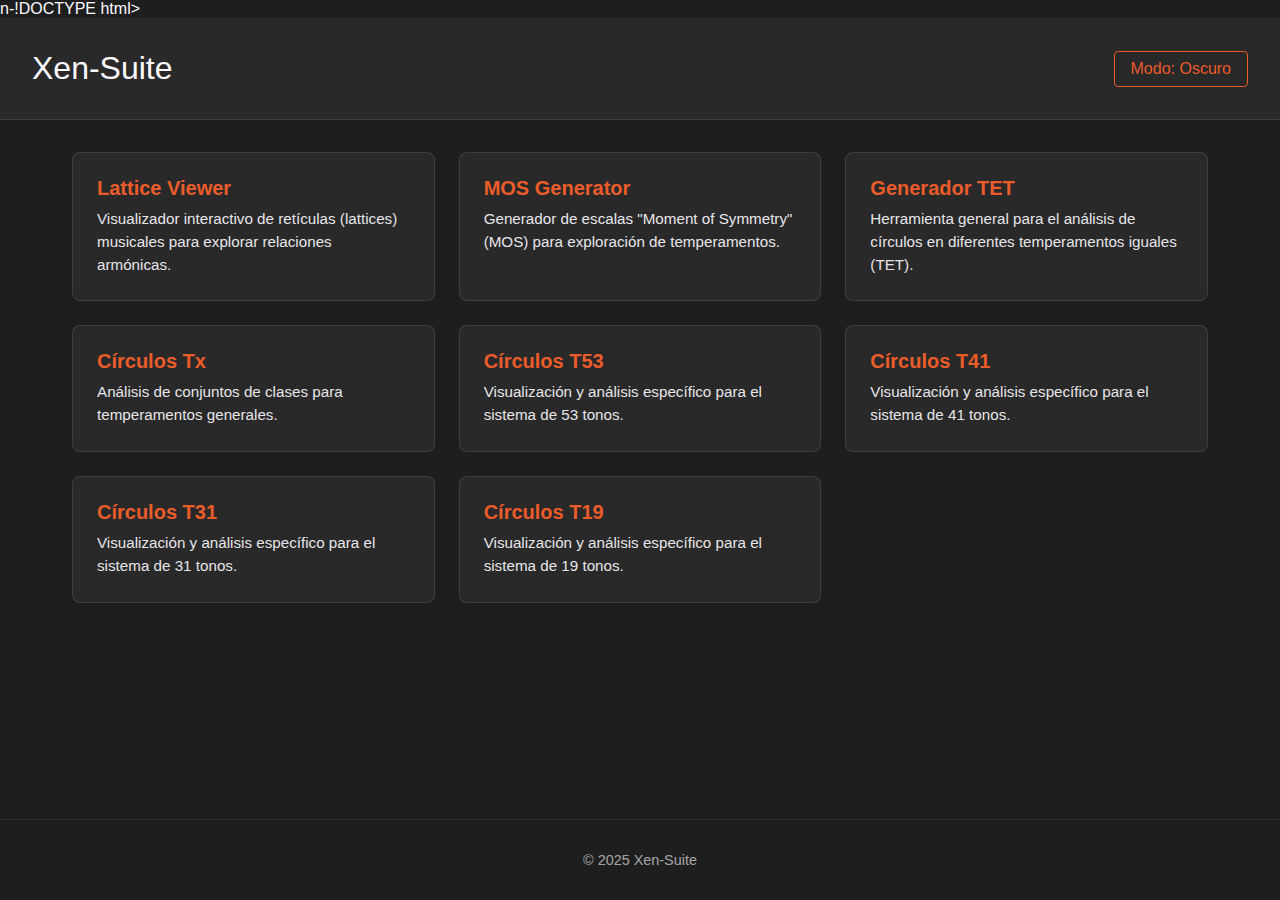
<file: index.html>
n-!DOCTYPE html>
<html lang="es">

<head>
    <meta charset="UTF-8">
    <meta name="viewport" content="width=device-width, initial-scale=1.0">
    <title>Suite de herramientas para Xenarmonía</title>
    <link rel="stylesheet" href="css/styles.css">
</head>

<body>
    <header>
        <h1>Xen-Suite</h1>
        <button id="theme-toggle" class="theme-toggle">Modo: Oscuro</button>
    </header>

    <script src="js/theme.js"></script>

    <main>
        <div class="grid">
            <!-- Lattice Viewer -->
            <a href="apps/lattice-viewer/" class="card">
                <div class="card-icon"></div>
                <div>
                    <h2>Lattice Viewer</h2>
                    <p>Visualizador interactivo de retículas (lattices) musicales para explorar relaciones armónicas.
                    </p>
                </div>
            </a>

            <!-- MOS Generator -->
            <a href="apps/mos-generator/" class="card">
                <div class="card-icon"></div>
                <div>
                    <h2>MOS Generator</h2>
                    <p>Generador de escalas "Moment of Symmetry" (MOS) para exploración de temperamentos.</p>
                </div>
            </a>

            <!-- Generador TET -->
            <a href="apps/generadorTETAnalisisCirculos/" class="card">
                <div class="card-icon"></div>
                <div>
                    <h2>Generador TET</h2>
                    <p>Herramienta general para el análisis de círculos en diferentes temperamentos iguales (TET).</p>
                </div>
            </a>

            <!-- Círculos Tx -->
            <a href="apps/circulosConjuntosDeClasesTx/" class="card">
                <div class="card-icon"></div>
                <div>
                    <h2>Círculos Tx</h2>
                    <p>Análisis de conjuntos de clases para temperamentos generales.</p>
                </div>
            </a>

            <!-- Círculos T53 -->
            <a href="apps/circulosConjuntosDeClasesT53/" class="card">
                <div class="card-icon"></div>
                <div>
                    <h2>Círculos T53</h2>
                    <p>Visualización y análisis específico para el sistema de 53 tonos.</p>
                </div>
            </a>

            <!-- Círculos T41 -->
            <a href="apps/circulosConjuntosDeClasesT41/" class="card">
                <div class="card-icon"></div>
                <div>
                    <h2>Círculos T41</h2>
                    <p>Visualización y análisis específico para el sistema de 41 tonos.</p>
                </div>
            </a>

            <!-- Círculos T31 -->
            <a href="apps/circulosConjuntosDeClasesT31/" class="card">
                <div class="card-icon"></div>
                <div>
                    <h2>Círculos T31</h2>
                    <p>Visualización y análisis específico para el sistema de 31 tonos.</p>
                </div>
            </a>

            <!-- Círculos T19 -->
            <a href="apps/circulosConjuntosDeClasesT19/" class="card">
                <div class="card-icon"></div>
                <div>
                    <h2>Círculos T19</h2>
                    <p>Visualización y análisis específico para el sistema de 19 tonos.</p>
                </div>
            </a>
        </div>
    </main>

    <footer>
        <p>&copy; 2025 Xen-Suite</p>
    </footer>
</body>

</html>
</file>
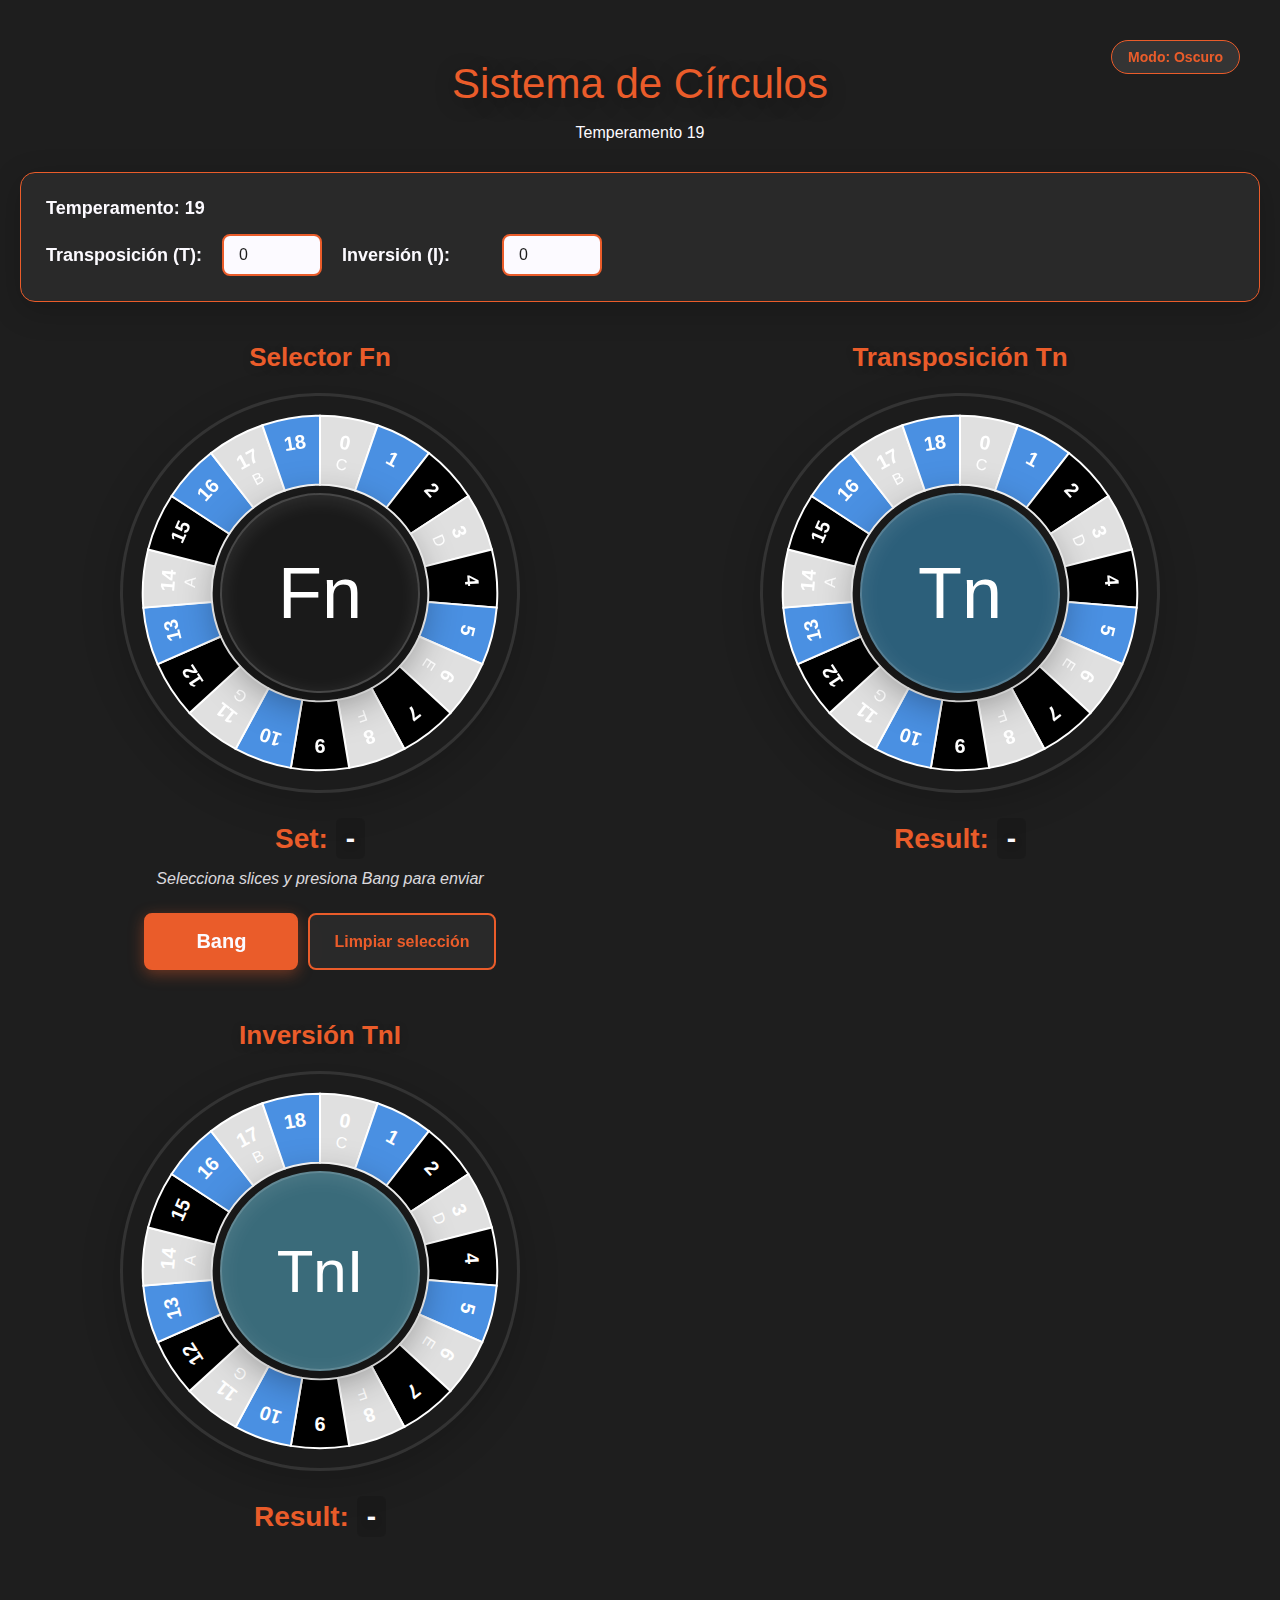
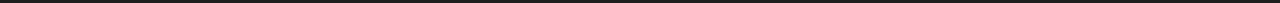
<file: apps/circulosConjuntosDeClasesT19/index.html>
<!DOCTYPE html>
<html lang="es">

<head>
    <meta charset="utf-8" />
    <meta name="viewport" content="width=device-width,initial-scale=1" />
    <title>Sistema de Círculos - Temperamento 19</title>
    <link rel="stylesheet" href="css/styles.css" />
</head>

<body>
    <div class="main-container">
        <!-- Theme Toggle -->
        <button id="themeToggle" class="theme-toggle" aria-label="Cambiar a modo claro">
            Modo: Oscuro
        </button>

        <!-- Header -->
        <header class="app-header">
            <h1>Sistema de Círculos</h1>
            <p class="subtitle">Temperamento 19</p>
        </header>

        <!-- Settings Panel (temperamento fijo en 19) -->
        <div class="settings">
            <div class="settings-row">
                <label>Temperamento: 19</label>
            </div>
            <div class="settings-row">
                <label>Transposición (T):</label>
                <input type="number" id="transpositionInput" value="0" min="0" max="18" />
                <label>Inversión (I):</label>
                <input type="number" id="inversionInput" value="0" min="0" max="18" />
            </div>
        </div>

        <!-- Circles Grid -->
        <div class="circles-grid">
            <!-- Fn Circle (Input) -->
            <div class="circle-container">
                <div class="circle-title">Selector Fn</div>
                <div class="dial">
                    <svg id="fnSvg" width="400" height="400" viewBox="0 0 400 400"></svg>
                    <div class="center-circle fn-circle">Fn</div>
                </div>
                <div class="info">
                    <div>
                        <span class="info-label">Set: </span>
                        <span class="info-values" id="fnValues">-</span>
                    </div>
                    <div class="instruction">Selecciona slices y presiona Bang para enviar</div>
                    <div class="controls">
                        <button class="bang-button" id="bangBtn">Bang</button>
                        <button id="clearBtn">Limpiar selección</button>
                    </div>
                </div>
            </div>

            <!-- Tn Circle (Transposition) -->
            <div class="circle-container">
                <div class="circle-title">Transposición Tn</div>
                <div class="dial">
                    <svg id="tnSvg" width="400" height="400" viewBox="0 0 400 400"></svg>
                    <div class="center-circle tn-circle">Tn</div>
                </div>
                <div class="info">
                    <div>
                        <span class="info-label">Result: </span>
                        <span class="info-values" id="tnValues">-</span>
                    </div>
                </div>
            </div>

            <!-- TnI Circle (Inversion) -->
            <div class="circle-container">
                <div class="circle-title">Inversión TnI</div>
                <div class="dial">
                    <svg id="tniSvg" width="400" height="400" viewBox="0 0 400 400"></svg>
                    <div class="center-circle tni-circle">TnI</div>
                </div>
                <div class="info">
                    <div>
                        <span class="info-label">Result: </span>
                        <span class="info-values" id="tniValues">-</span>
                    </div>
                </div>
            </div>
        </div>
    </div>

    <!-- Scripts: primero operaciones, luego render -->
    <script src="js/temperament-operations.js" defer></script>
    <script src="js/circle_renderer.js" defer></script>
    <script src="js/theme-toggle.js" defer></script>
</body>

</html>
</file>
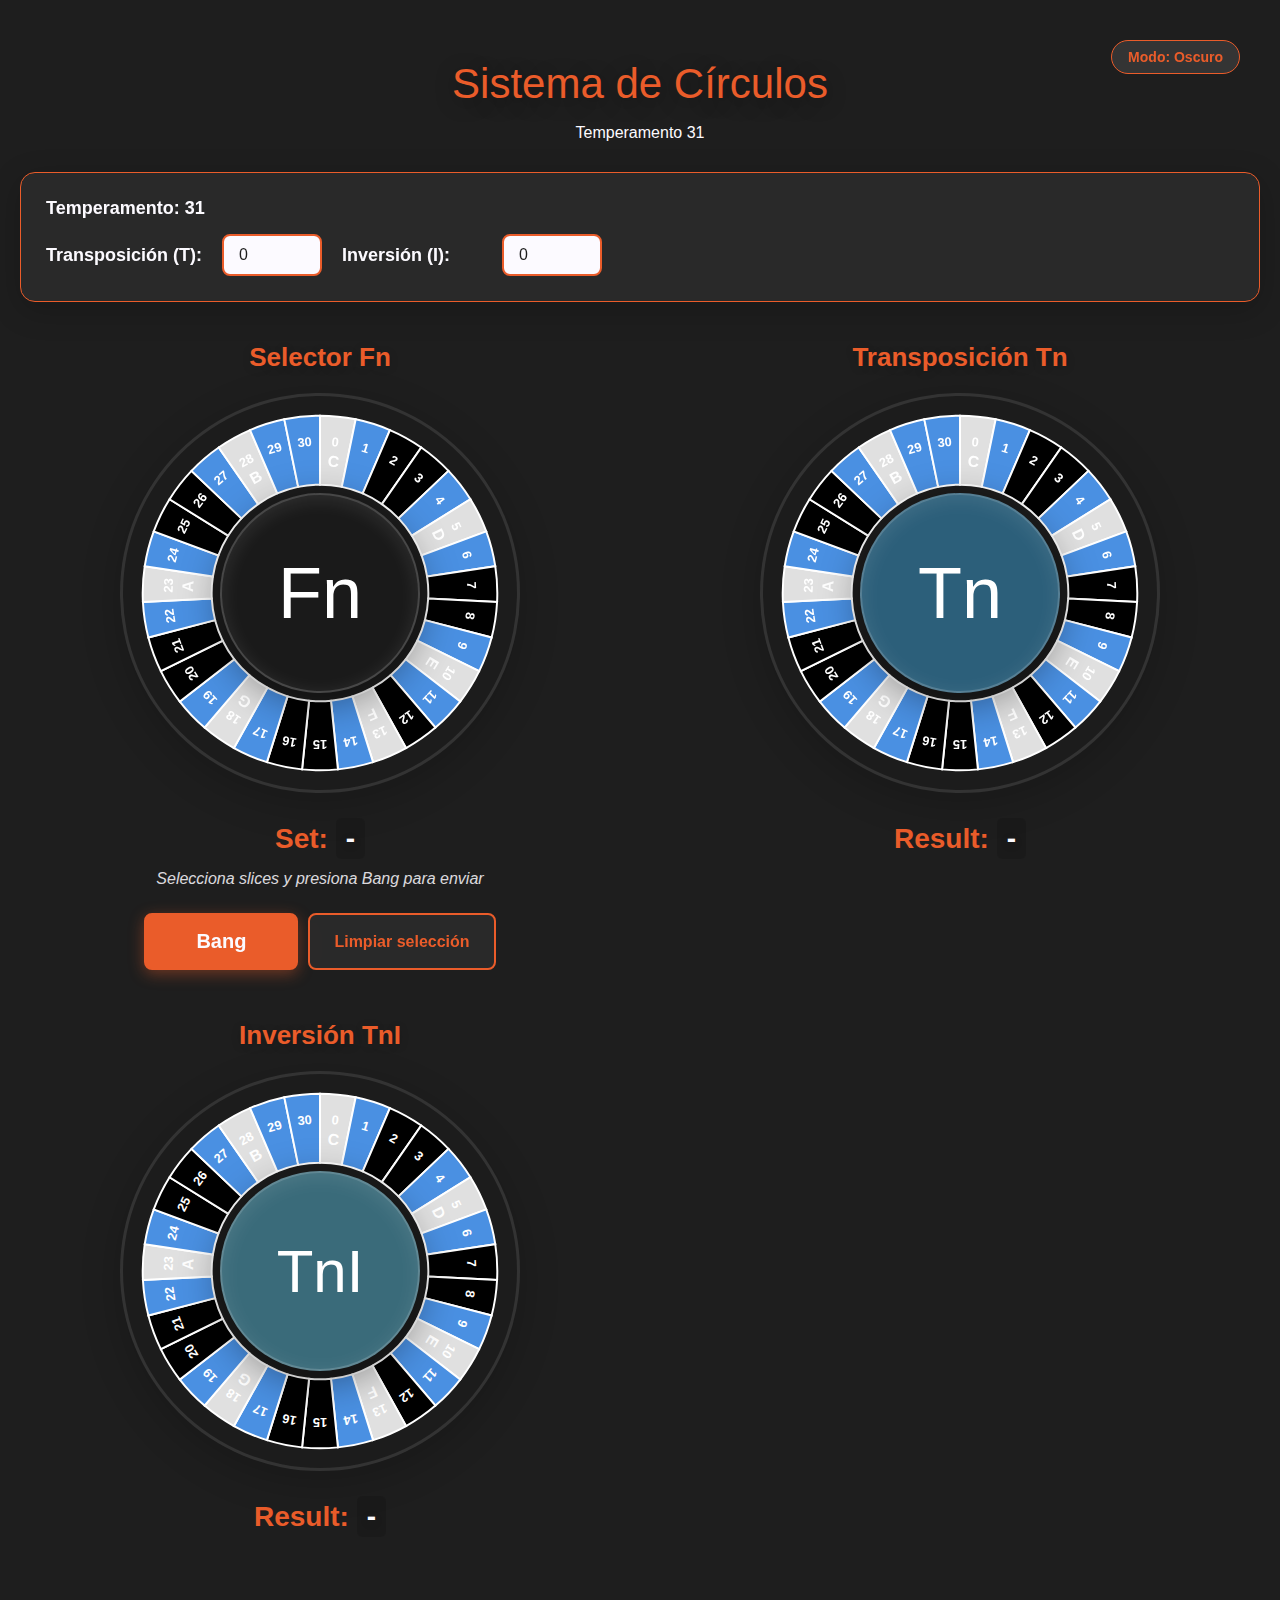
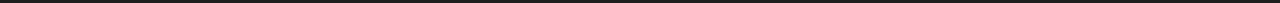
<file: apps/circulosConjuntosDeClasesT31/index.html>
<!DOCTYPE html>
<html lang="es">

<head>
  <meta charset="UTF-8" />
  <meta name="viewport" content="width=device-width, initial-scale=1.0" />
  <title>Sistema de Círculos - Temperamento 31</title>
  <link rel="stylesheet" href="css/styles.css" />
</head>

<body>
  <div class="main-container">
    <!-- Theme Toggle -->
    <button id="themeToggle" class="theme-toggle" aria-label="Cambiar a modo claro">
      Modo: Oscuro
    </button>

    <!-- Header -->
    <header class="app-header">
      <h1>Sistema de Círculos</h1>
      <p class="subtitle">Temperamento 31</p>
    </header>

    <!-- Settings Panel -->
    <div class="settings">
      <div class="settings-row">
        <label>Temperamento: 31</label>
      </div>
      <div class="settings-row">
        <label>Transposición (T):</label>
        <input type="number" id="transpositionInput" value="0" min="0" max="30" />
        <label>Inversión (I):</label>
        <input type="number" id="inversionInput" value="0" min="0" max="30" />
      </div>
    </div>

    <!-- Circles Grid -->
    <div class="circles-grid">
      <!-- Fn Circle -->
      <div class="circle-container">
        <div class="circle-title">Selector Fn</div>
        <div class="dial">
          <svg id="fnSvg" width="400" height="400" viewBox="0 0 400 400"></svg>
          <div class="center-circle fn-circle">Fn</div>
        </div>
        <div class="info">
          <div>
            <span class="info-label">Set: </span>
            <span class="info-values" id="fnValues">-</span>
          </div>
          <div class="instruction">Selecciona slices y presiona Bang para enviar</div>
          <div class="controls">
            <button class="bang-button" id="bangBtn">Bang</button>
            <button id="clearBtn">Limpiar selección</button>
          </div>
        </div>
      </div>

      <!-- Tn Circle -->
      <div class="circle-container">
        <div class="circle-title">Transposición Tn</div>
        <div class="dial">
          <svg id="tnSvg" width="400" height="400" viewBox="0 0 400 400"></svg>
          <div class="center-circle tn-circle">Tn</div>
        </div>
        <div class="info">
          <div>
            <span class="info-label">Result: </span>
            <span class="info-values" id="tnValues">-</span>
          </div>
        </div>
      </div>

      <!-- TnI Circle -->
      <div class="circle-container">
        <div class="circle-title">Inversión TnI</div>
        <div class="dial">
          <svg id="tniSvg" width="400" height="400" viewBox="0 0 400 400"></svg>
          <div class="center-circle tni-circle">TnI</div>
        </div>
        <div class="info">
          <div>
            <span class="info-label">Result: </span>
            <span class="info-values" id="tniValues">-</span>
          </div>
        </div>
      </div>
    </div>
  </div>

  <!-- Scripts -->
  <script src="js/temperament-operations.js" defer></script>
  <script src="js/circle_renderer.js" defer></script>
  <script src="js/theme-toggle.js" defer></script>
</body>

</html>
</file>
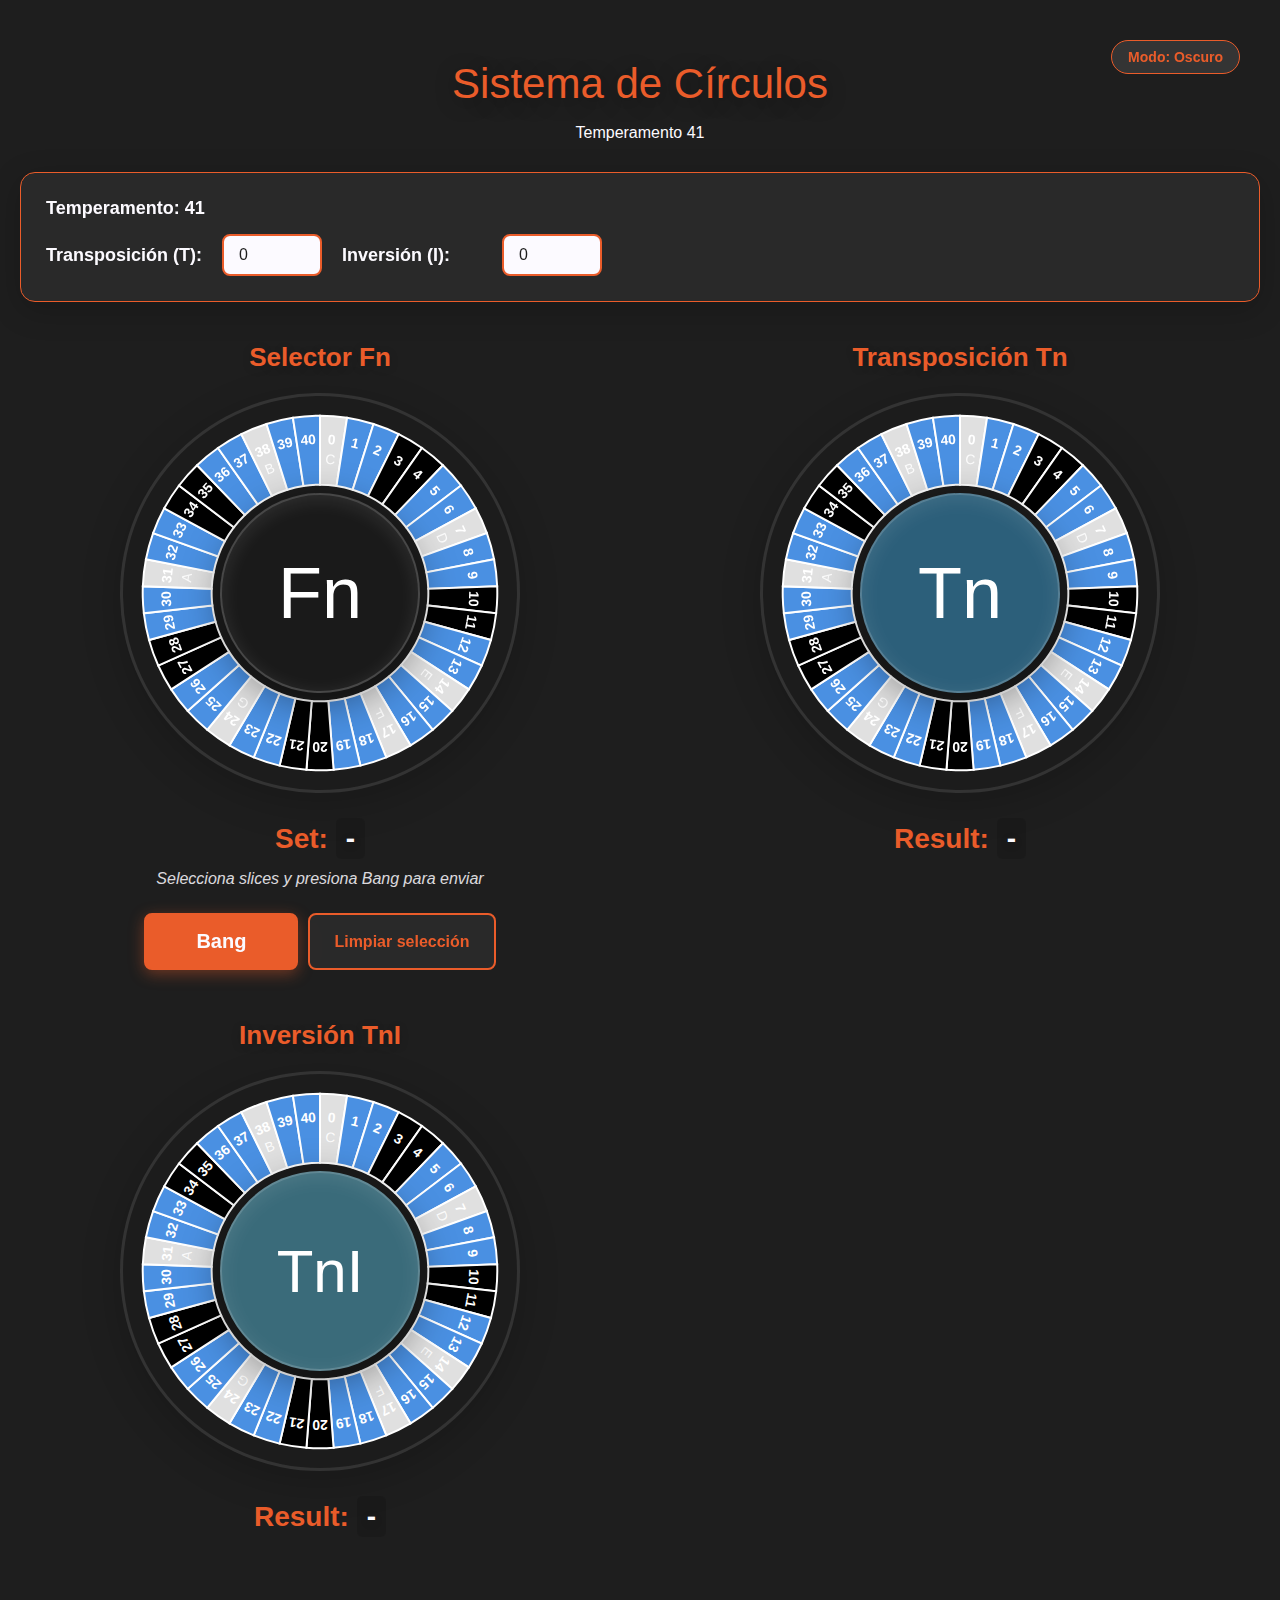
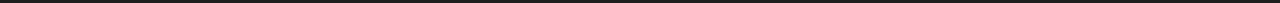
<file: apps/circulosConjuntosDeClasesT41/index.html>
<!DOCTYPE html>
<html lang="es">

<head>
    <meta charset="UTF-8" />
    <meta name="viewport" content="width=device-width, initial-scale=1.0" />
    <title>Sistema de Círculos - Temperamento 41</title>
    <link rel="stylesheet" href="css/styles.css" />
</head>

<body>
    <div class="main-container">
        <!-- Theme Toggle -->
        <button id="themeToggle" class="theme-toggle" aria-label="Cambiar a modo claro">
            Modo: Oscuro
        </button>

        <!-- Header -->
        <header class="app-header">
            <h1>Sistema de Círculos</h1>
            <p class="subtitle">Temperamento 41</p>
        </header>

        <!-- Settings Panel -->
        <div class="settings">
            <div class="settings-row">
                <label>Temperamento: 41</label>
            </div>
            <div class="settings-row">
                <label>Transposición (T):</label>
                <input type="number" id="transpositionInput" value="0" min="0" max="40" />
                <label>Inversión (I):</label>
                <input type="number" id="inversionInput" value="0" min="0" max="40" />
            </div>
        </div>

        <!-- Circles Grid -->
        <div class="circles-grid">
            <!-- Fn Circle (Input) -->
            <div class="circle-container">
                <div class="circle-title">Selector Fn</div>
                <div class="dial">
                    <svg id="fnSvg" width="400" height="400" viewBox="0 0 400 400"></svg>
                    <div class="center-circle fn-circle">Fn</div>
                </div>
                <div class="info">
                    <div>
                        <span class="info-label">Set: </span>
                        <span class="info-values" id="fnValues">-</span>
                    </div>
                    <div class="instruction">
                        Selecciona slices y presiona Bang para enviar
                    </div>
                    <div class="controls">
                        <button class="bang-button" id="bangBtn">Bang</button>
                        <button id="clearBtn">Limpiar selección</button>
                    </div>
                </div>
            </div>

            <!-- Tn Circle (Transposition) -->
            <div class="circle-container">
                <div class="circle-title">Transposición Tn</div>
                <div class="dial">
                    <svg id="tnSvg" width="400" height="400" viewBox="0 0 400 400"></svg>
                    <div class="center-circle tn-circle">Tn</div>
                </div>
                <div class="info">
                    <div>
                        <span class="info-label">Result: </span>
                        <span class="info-values" id="tnValues">-</span>
                    </div>
                </div>
            </div>

            <!-- TnI Circle (Inversion) -->
            <div class="circle-container">
                <div class="circle-title">Inversión TnI</div>
                <div class="dial">
                    <svg id="tniSvg" width="400" height="400" viewBox="0 0 400 400"></svg>
                    <div class="center-circle tni-circle">TnI</div>
                </div>
                <div class="info">
                    <div>
                        <span class="info-label">Result: </span>
                        <span class="info-values" id="tniValues">-</span>
                    </div>
                </div>
            </div>
        </div>
    </div>

    <!-- Scripts: primero operaciones, luego render -->
    <script src="js/temperament-operations.js" defer></script>
    <script src="js/circle_renderer.js" defer></script>
    <script src="js/theme-toggle.js" defer></script>
</body>

</html>
</file>
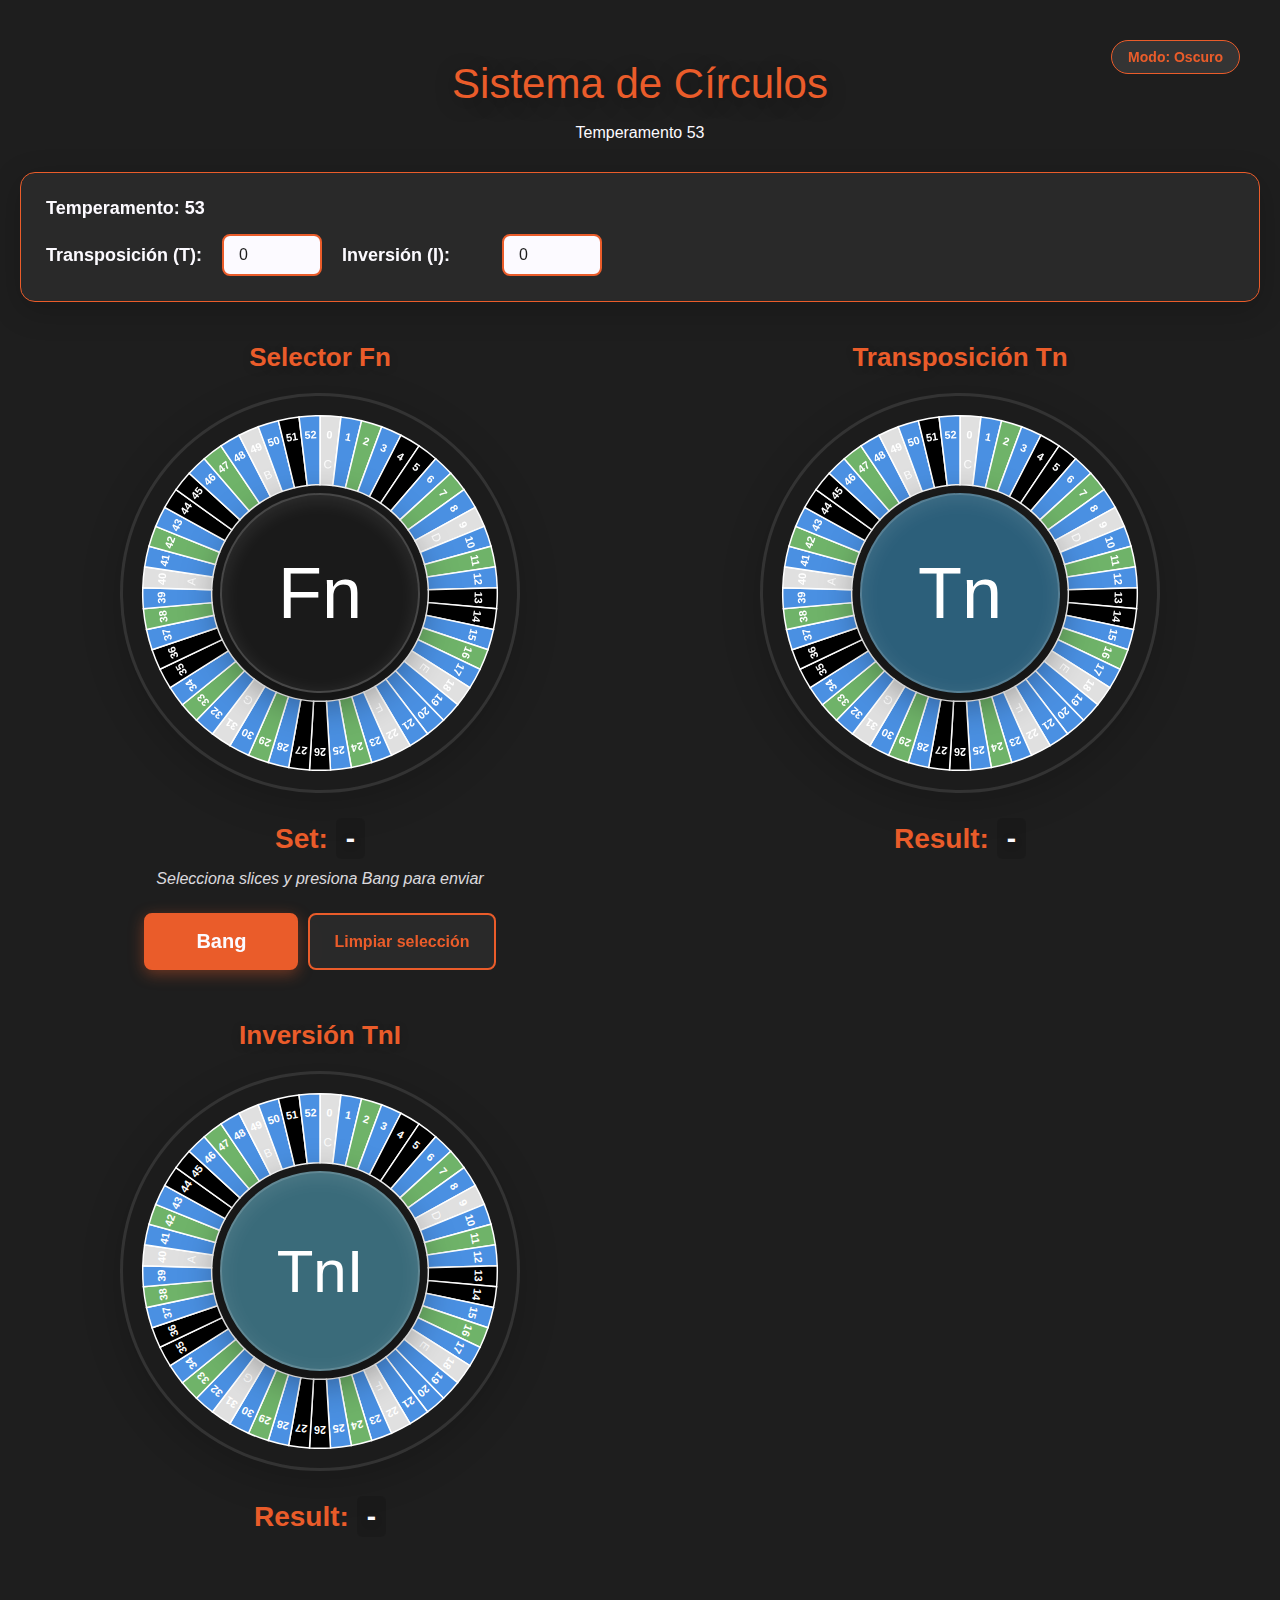
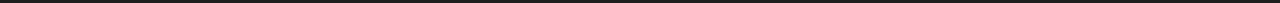
<file: apps/circulosConjuntosDeClasesT53/index.html>
<!DOCTYPE html>
<html lang="es">

<head>
    <meta charset="UTF-8">
    <meta name="viewport" content="width=device-width, initial-scale=1.0">
    <title>Sistema de Círculos - Temperamento 53</title>
    <link rel="stylesheet" href="css/styles.css">
</head>

<body>
    <div class="main-container">
        <!-- Theme Toggle -->
        <button id="themeToggle" class="theme-toggle" aria-label="Cambiar a modo claro">
            Modo: Oscuro
        </button>

        <!-- Header -->
        <header class="app-header">
            <h1>Sistema de Círculos</h1>
            <p class="subtitle">Temperamento 53</p>
        </header>

        <!-- Settings Panel -->
        <div class="settings">
            <div class="settings-row">
                <label>Temperamento: 53</label>
            </div>
            <div class="settings-row">
                <label>Transposición (T):</label>
                <input type="number" id="transpositionInput" value="0" min="0" max="52">
                <label>Inversión (I):</label>
                <input type="number" id="inversionInput" value="0" min="0" max="52">
            </div>
        </div>

        <!-- Circles Grid -->
        <div class="circles-grid">
            <!-- Fn Circle (Input) -->
            <div class="circle-container">
                <div class="circle-title">Selector Fn</div>
                <div class="dial">
                    <svg id="fnSvg" width="400" height="400" viewBox="0 0 400 400"></svg>
                    <div class="center-circle fn-circle">Fn</div>
                </div>
                <div class="info">
                    <div>
                        <span class="info-label">Set: </span>
                        <span class="info-values" id="fnValues">-</span>
                    </div>
                    <div class="instruction">
                        Selecciona slices y presiona Bang para enviar
                    </div>
                    <div class="controls">
                        <button class="bang-button" onclick="handleSubmit()">Bang</button>
                        <button onclick="clearSelection()">Limpiar selección</button>
                    </div>
                </div>
            </div>

            <!-- Tn Circle (Transposition) -->
            <div class="circle-container">
                <div class="circle-title">Transposición Tn</div>
                <div class="dial">
                    <svg id="tnSvg" width="400" height="400" viewBox="0 0 400 400"></svg>
                    <div class="center-circle tn-circle">Tn</div>
                </div>
                <div class="info">
                    <div>
                        <span class="info-label">Result: </span>
                        <span class="info-values" id="tnValues">-</span>
                    </div>
                </div>
            </div>

            <!-- TnI Circle (Inversion) -->
            <div class="circle-container">
                <div class="circle-title">Inversión TnI</div>
                <div class="dial">
                    <svg id="tniSvg" width="400" height="400" viewBox="0 0 400 400"></svg>
                    <div class="center-circle tni-circle">TnI</div>
                </div>
                <div class="info">
                    <div>
                        <span class="info-label">Result: </span>
                        <span class="info-values" id="tniValues">-</span>
                    </div>
                </div>
            </div>
        </div>
    </div>

    <!-- Scripts -->
    <script src="js/temperament-operations.js" defer></script>
    <script src="js/circle_renderer.js" defer></script>
    <script src="js/theme-toggle.js" defer></script>

</body>

</html>
</file>
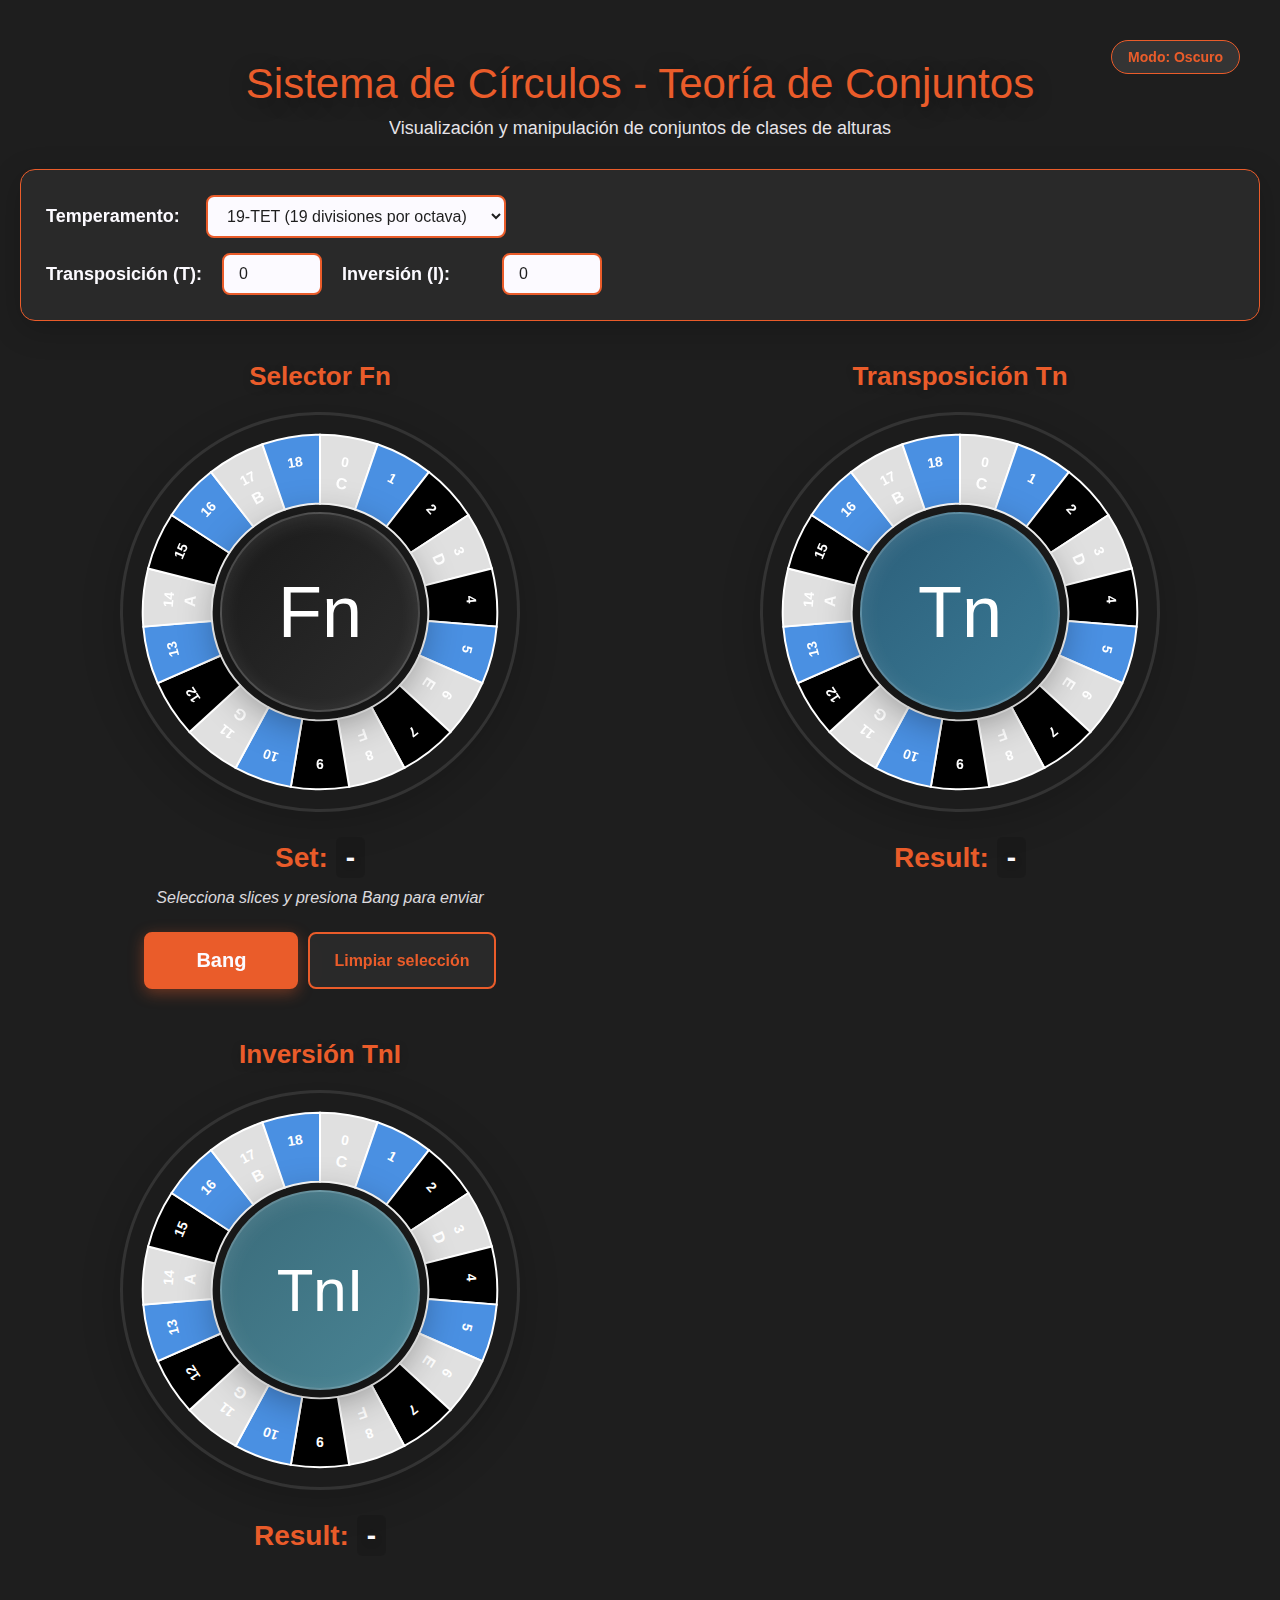
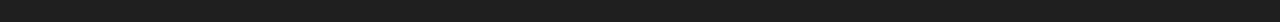
<file: apps/circulosConjuntosDeClasesTx/index.html>
<!DOCTYPE html>
<html lang="es">

<head>
    <meta charset="utf-8" />
    <meta name="viewport" content="width=device-width,initial-scale=1" />
    <title>Generador de Círculos - Conjuntos de Clases de Alturas</title>
    <link rel="stylesheet" href="./css/styles.css" />
</head>

<body>
    <div class="main-container">
        <!-- Header -->
        <header class="app-header">
            <button id="themeToggle" class="theme-toggle" aria-label="Cambiar modo">Modo: Oscuro</button>
            <h1>Sistema de Círculos - Teoría de Conjuntos</h1>
            <p class="subtitle">Visualización y manipulación de conjuntos de clases de alturas</p>
        </header>

        <!-- Settings Panel -->
        <div class="settings">
            <div class="settings-row">
                <label for="temperamentSelect">Temperamento:</label>
                <select id="temperamentSelect">
                    <option value="19">19-TET (19 divisiones por octava)</option>
                    <option value="31">31-TET (31 divisiones por octava)</option>
                    <option value="41">41-TET (41 divisiones por octava)</option>
                    <option value="53">53-TET (53 divisiones por octava)</option>
                </select>
            </div>
            <div class="settings-row">
                <label for="transpositionInput">Transposición (T):</label>
                <input type="number" id="transpositionInput" value="0" min="0" max="18">
                <label for="inversionInput">Inversión (I):</label>
                <input type="number" id="inversionInput" value="0" min="0" max="18">
            </div>
        </div>

        <!-- Circles Grid -->
        <div class="circles-grid">
            <!-- Fn Circle (Input) -->
            <div class="circle-container">
                <div class="circle-title">Selector Fn</div>
                <div class="dial">
                    <svg id="fnSvg" width="400" height="400" viewBox="0 0 400 400"></svg>
                    <div class="center-circle fn-circle">Fn</div>
                </div>
                <div class="info">
                    <div>
                        <span class="info-label">Set: </span>
                        <span class="info-values" id="fnValues">-</span>
                    </div>
                    <div class="instruction">
                        Selecciona slices y presiona Bang para enviar
                    </div>
                    <div class="controls">
                        <button class="bang-button" id="bangBtn">Bang</button>
                        <button id="clearBtn">Limpiar selección</button>
                    </div>
                </div>
            </div>

            <!-- Tn Circle (Transposition) -->
            <div class="circle-container">
                <div class="circle-title">Transposición Tn</div>
                <div class="dial">
                    <svg id="tnSvg" width="400" height="400" viewBox="0 0 400 400"></svg>
                    <div class="center-circle tn-circle">Tn</div>
                </div>
                <div class="info">
                    <div>
                        <span class="info-label">Result: </span>
                        <span class="info-values" id="tnValues">-</span>
                    </div>
                </div>
            </div>

            <!-- TnI Circle (Inversion) -->
            <div class="circle-container">
                <div class="circle-title">Inversión TnI</div>
                <div class="dial">
                    <svg id="tniSvg" width="400" height="400" viewBox="0 0 400 400"></svg>
                    <div class="center-circle tni-circle">TnI</div>
                </div>
                <div class="info">
                    <div>
                        <span class="info-label">Result: </span>
                        <span class="info-values" id="tniValues">-</span>
                    </div>
                </div>
            </div>
        </div>

        <!-- Scripts en orden correcto de dependencias -->
        <script src="./js/temperament-data.js"></script>
        <script src="./js/temperament-operations.js"></script>
        <script src="./js/circle_renderer.js"></script>
        <script src="./js/theme-toggle.js"></script>
</body>

</html>
</file>
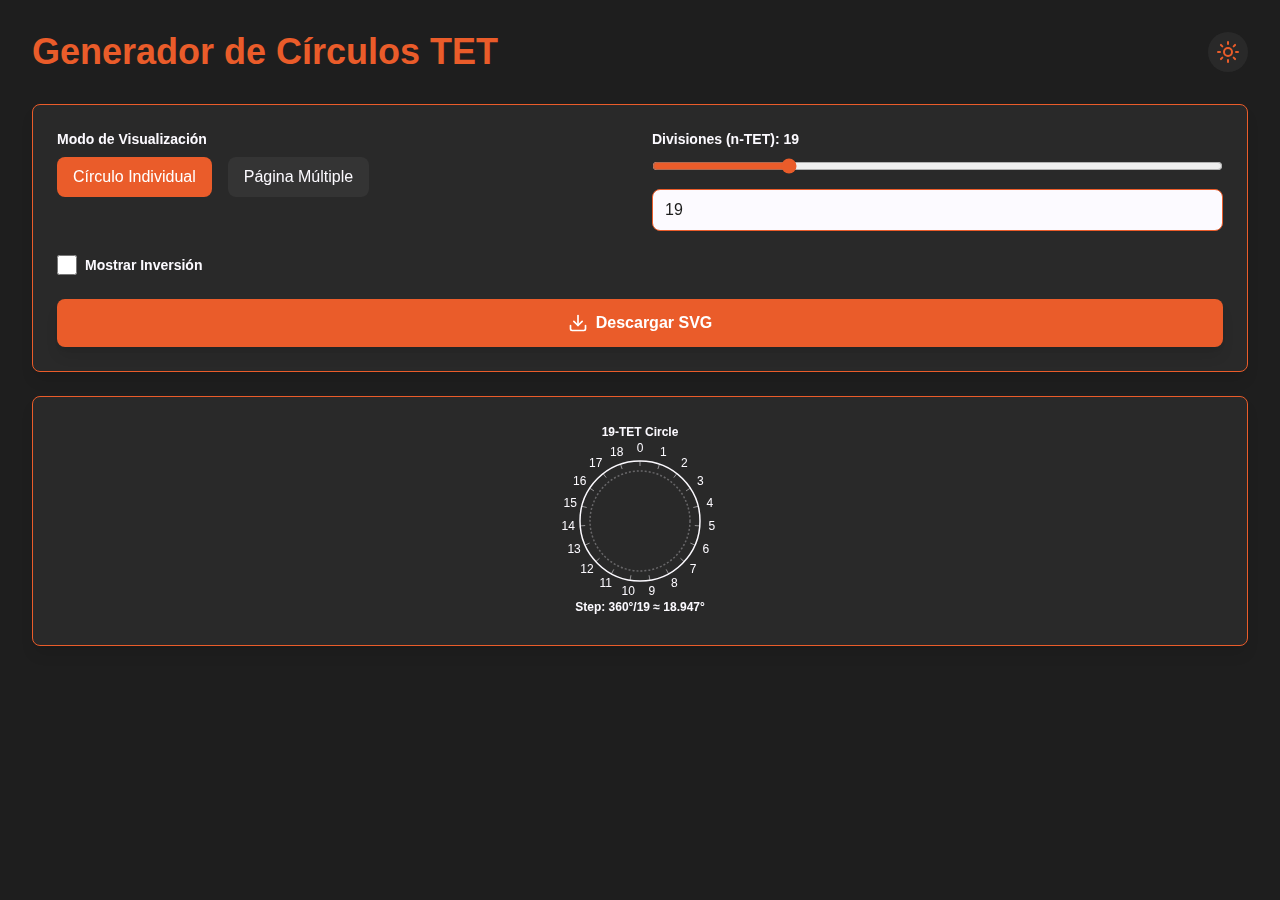
<file: apps/generadorTETAnalisisCirculos/index.html>
<!DOCTYPE html>
<html lang="es">
  <head>
    <meta charset="UTF-8" />
    <meta name="viewport" content="width=device-width, initial-scale=1.0" />
    <title>Generador TET Análisis de Círculos</title>
    <script type="module" crossorigin src="/apps/generadorTETAnalisisCirculos/assets/index-CLaLvd_g.js"></script>
    <link rel="stylesheet" crossorigin href="/apps/generadorTETAnalisisCirculos/assets/index-4TShEthl.css">
  </head>
  <body class="bg-gray-50">
    <div id="root"></div>
  </body>
</html>
</file>
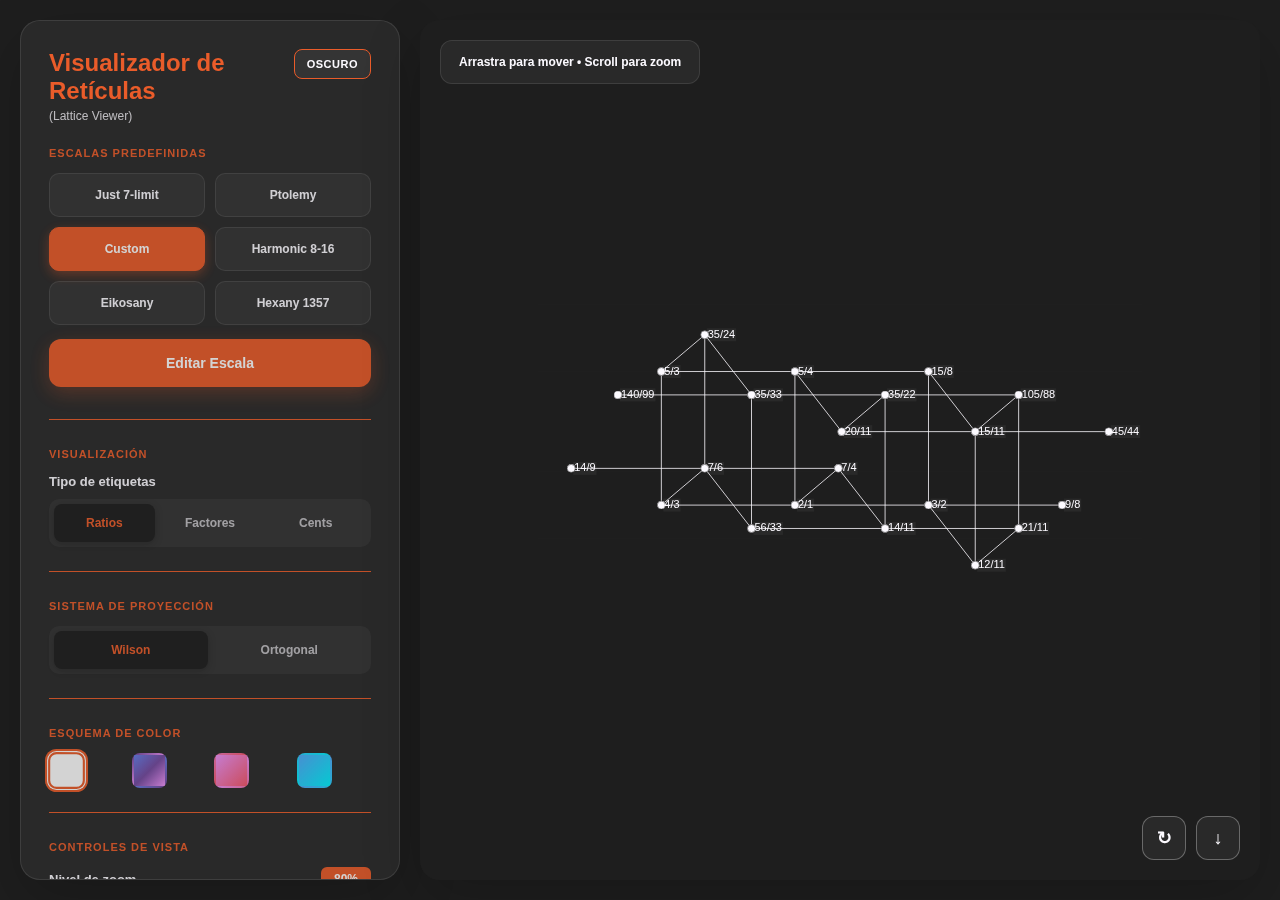
<file: apps/lattice-viewer/index.html>
<!DOCTYPE html>
<html lang="es">
<head>
    <meta charset="UTF-8">
    <meta name="viewport" content="width=device-width, initial-scale=1.0">
    <title>Visualizador de Retículas - Lattice Viewer</title>
    <link rel="stylesheet" href="css/style.css">
</head>
<body class="dark">
    <div class="container">
        <div class="sidebar">
            <div class="header">
                <div class="header-text">
                    <h1>Visualizador de Retículas</h1>
                    <p class="subtitle">(Lattice Viewer)</p>
                </div>
                <button class="theme-toggle" id="themeToggle" title="Cambiar tema">OSCURO</button>
            </div>
            
            <div class="section">
                <div class="section-title">Escalas Predefinidas</div>
                <div class="preset-grid">
                    <button class="preset-btn" data-preset="just">Just 7-limit</button>
                    <button class="preset-btn" data-preset="ptolemy">Ptolemy</button>
                    <button class="preset-btn active" data-preset="custom">Custom</button>
                    <button class="preset-btn" data-preset="harmonic">Harmonic 8-16</button>
                    <button class="preset-btn" data-preset="eikosany">Eikosany</button>
                    <button class="preset-btn" data-preset="hexany">Hexany 1357</button>
                </div>
                <button class="btn-primary" id="editScaleBtn">Editar Escala</button>
            </div>
            
            <div class="section">
                <div class="section-title">Visualización</div>
                <div class="control-label">Tipo de etiquetas</div>
                <div class="radio-group">
                    <div class="radio-option">
                        <input type="radio" name="textType" id="ratioType" value="ratio" checked>
                        <label for="ratioType">Ratios</label>
                    </div>
                    <div class="radio-option">
                        <input type="radio" name="textType" id="factorType" value="factors">
                        <label for="factorType">Factores</label>
                    </div>
                    <div class="radio-option">
                        <input type="radio" name="textType" id="centsType" value="cents">
                        <label for="centsType">Cents</label>
                    </div>
                </div>
            </div>

            <div class="section">
                <div class="section-title">Sistema de Proyección</div>
                <div class="radio-group">
                    <div class="radio-option">
                        <input type="radio" name="projectionType" id="baseProjection" value="base" checked>
                        <label for="baseProjection">Wilson</label>
                    </div>
                    <div class="radio-option">
                        <input type="radio" name="projectionType" id="orthoProjection" value="orthogonal">
                        <label for="orthoProjection">Ortogonal</label>
                    </div>
                </div>
            </div>

            <div class="section">
                <div class="section-title">Esquema de Color</div>
                <div class="color-scheme">
                    <div class="color-option active" data-color="white" style="background: #ffffff;"></div>
                    <div class="color-option" data-color="rainbow" style="background: linear-gradient(135deg, #667eea, #764ba2, #f093fb);"></div>
                    <div class="color-option" data-color="warm" style="background: linear-gradient(135deg, #f093fb, #f5576c);"></div>
                    <div class="color-option" data-color="cool" style="background: linear-gradient(135deg, #4facfe, #00f2fe);"></div>
                </div>
            </div>
            
            <div class="section">
                <div class="section-title">Controles de Vista</div>
                <div class="control-group">
                    <label class="control-label">
                        <span>Nivel de zoom</span>
                        <span class="value-display" id="zoomValue">80%</span>
                    </label>
                    <input type="range" id="zoomSlider" min="20" max="200" value="80">
                </div>
                
                <div class="control-group">
                    <label class="control-label">
                        <span>Tamaño de puntos</span>
                        <span class="value-display" id="pointSizeValue">4</span>
                    </label>
                    <input type="range" id="pointSizeSlider" min="1" max="10" step="0.5" value="4">
                </div>

                <div class="control-group">
                    <label class="control-label">
                        <span>Grosor de líneas</span>
                        <span class="value-display" id="lineWidthValue">0.8</span>
                    </label>
                    <input type="range" id="lineWidthSlider" min="0.1" max="3" step="0.1" value="0.8">
                </div>

                <div class="control-group">
                    <label class="control-label">
                        <span>Tamaño de texto</span>
                        <span class="value-display" id="textSizeValue">11</span>
                    </label>
                    <input type="range" id="textSizeSlider" min="4" max="16" step="0.5" value="11">
                </div>
            </div>
            
            <div class="section">
                <div class="section-title">Opciones</div>
                <div class="checkbox-group">
                    <input type="checkbox" id="showGrid" checked>
                    <label for="showGrid">Mostrar cuadrícula</label>
                </div>
                <div class="checkbox-group">
                    <input type="checkbox" id="showLabels" checked>
                    <label for="showLabels">Mostrar etiquetas</label>
                </div>
                <div class="checkbox-group">
                    <input type="checkbox" id="showConnections" checked>
                    <label for="showConnections">Mostrar conexiones</label>
                </div>
                <div class="checkbox-group">
                    <input type="checkbox" id="strictConnections" checked>
                    <label for="strictConnections">Conexiones por paso primo único</label>
                </div>
            </div>
            
            <div class="section">
                <div class="section-title">Análisis Teórico</div>
                <div class="stats-grid">
                    <div class="stat-card">
                        <div class="stat-value" id="noteCount">0</div>
                        <div class="stat-label">Notas</div>
                    </div>
                    <div class="stat-card">
                        <div class="stat-value" id="edgeCount">0</div>
                        <div class="stat-label">Conexiones</div>
                    </div>
                    <div class="stat-card">
                        <div class="stat-value" id="primeLimit">-</div>
                        <div class="stat-label">Límite Primo</div>
                    </div>
                    <div class="stat-card">
                        <div class="stat-value" id="dimensionality">-</div>
                        <div class="stat-label">Dimensiones</div>
                    </div>
                </div>
            </div>

            <div class="section-expandable">
                <div class="section-header" id="advancedHeader">
                    <span class="section-header-title">Avanzado</span>
                    <span class="expand-icon">▼</span>
                </div>
                <div class="section-content" id="advancedContent">
                    <button class="btn-secondary" id="analyzeETBtn">Comparar con ET</button>
                    <button class="btn-secondary" id="intervalTableBtn">Tabla de Intervalos</button>
                    <button class="btn-secondary" id="detectStructuresBtn">Detectar Estructuras</button>
                    <button class="btn-secondary" id="exportBtn">Exportar</button>
                </div>
            </div>
        </div>
        
        <div class="canvas-container">
            <canvas id="latticeCanvas"></canvas>
            <div class="canvas-info">
                Arrastra para mover • Scroll para zoom
            </div>
            <div class="canvas-controls">
                <button class="canvas-btn" id="resetViewBtn" title="Resetear vista">↻</button>
                <button class="canvas-btn" id="exportImageBtn" title="Exportar imagen">↓</button>
            </div>
        </div>
    </div>
    
    <!-- Modal: Editar Escala -->
    <div id="modal" class="modal">
        <div class="modal-content">
            <h2>Editar Escala</h2>
            <p class="modal-subtitle">Ingresa un ratio por línea (ej: 3/2, 5/4, 9/8)</p>
            <textarea id="scaleInput" placeholder="3/2&#10;5/4&#10;4/3&#10;9/8&#10;15/8&#10;2/1"></textarea>
            <div class="modal-buttons">
                <button class="cancel-btn" id="cancelBtn">Cancelar</button>
                <button class="btn-primary" id="createLatticeBtn">Aplicar Cambios</button>
            </div>
        </div>
    </div>

    <!-- Modal: Comparación ET -->
    <div id="etModal" class="modal">
        <div class="modal-content">
            <h2>Comparación con Temperamento Igual</h2>
            <p class="modal-subtitle">Aproximación de cada nota a sistemas ET comunes</p>
            <div id="etResults"></div>
            <div class="modal-buttons">
                <button class="btn-primary" id="closeETBtn">Cerrar</button>
            </div>
        </div>
    </div>

    <!-- Modal: Tabla de Intervalos -->
    <div id="intervalModal" class="modal">
        <div class="modal-content">
            <h2>Tabla de Intervalos</h2>
            <p class="modal-subtitle">Todos los intervalos entre notas de la escala</p>
            <div id="intervalResults"></div>
            <div class="modal-buttons">
                <button class="btn-primary" id="closeIntervalBtn">Cerrar</button>
            </div>
        </div>
    </div>

    <!-- Modal: Estructuras Detectadas -->
    <div id="structureModal" class="modal">
        <div class="modal-content">
            <h2>Estructuras Armónicas Detectadas</h2>
            <p class="modal-subtitle">Tríadas, tetradas y otras estructuras en la escala</p>
            <div id="structureResults"></div>
            <div class="modal-buttons">
                <button class="btn-primary" id="closeStructureBtn">Cerrar</button>
            </div>
        </div>
    </div>

    <!-- Modal: Exportar -->
    <div id="exportModal" class="modal">
        <div class="modal-content">
            <h2>Exportar Escala</h2>
            <p class="modal-subtitle">Selecciona el formato de exportación</p>
            <div style="display: flex; flex-direction: column; gap: 12px;">
                <button class="btn-primary" id="exportScalaBtn" style="margin: 0;">
                    Exportar como Scala (.scl)
                </button>
                <button class="btn-primary" id="exportTxtBtn" style="margin: 0;">
                    Exportar como Texto (.txt)
                </button>
            </div>
            <div class="modal-buttons">
                <button class="cancel-btn" id="cancelExportBtn">Cancelar</button>
            </div>
        </div>
    </div>

    <script src="js/script.js"></script>
</body>
</html>
</file>
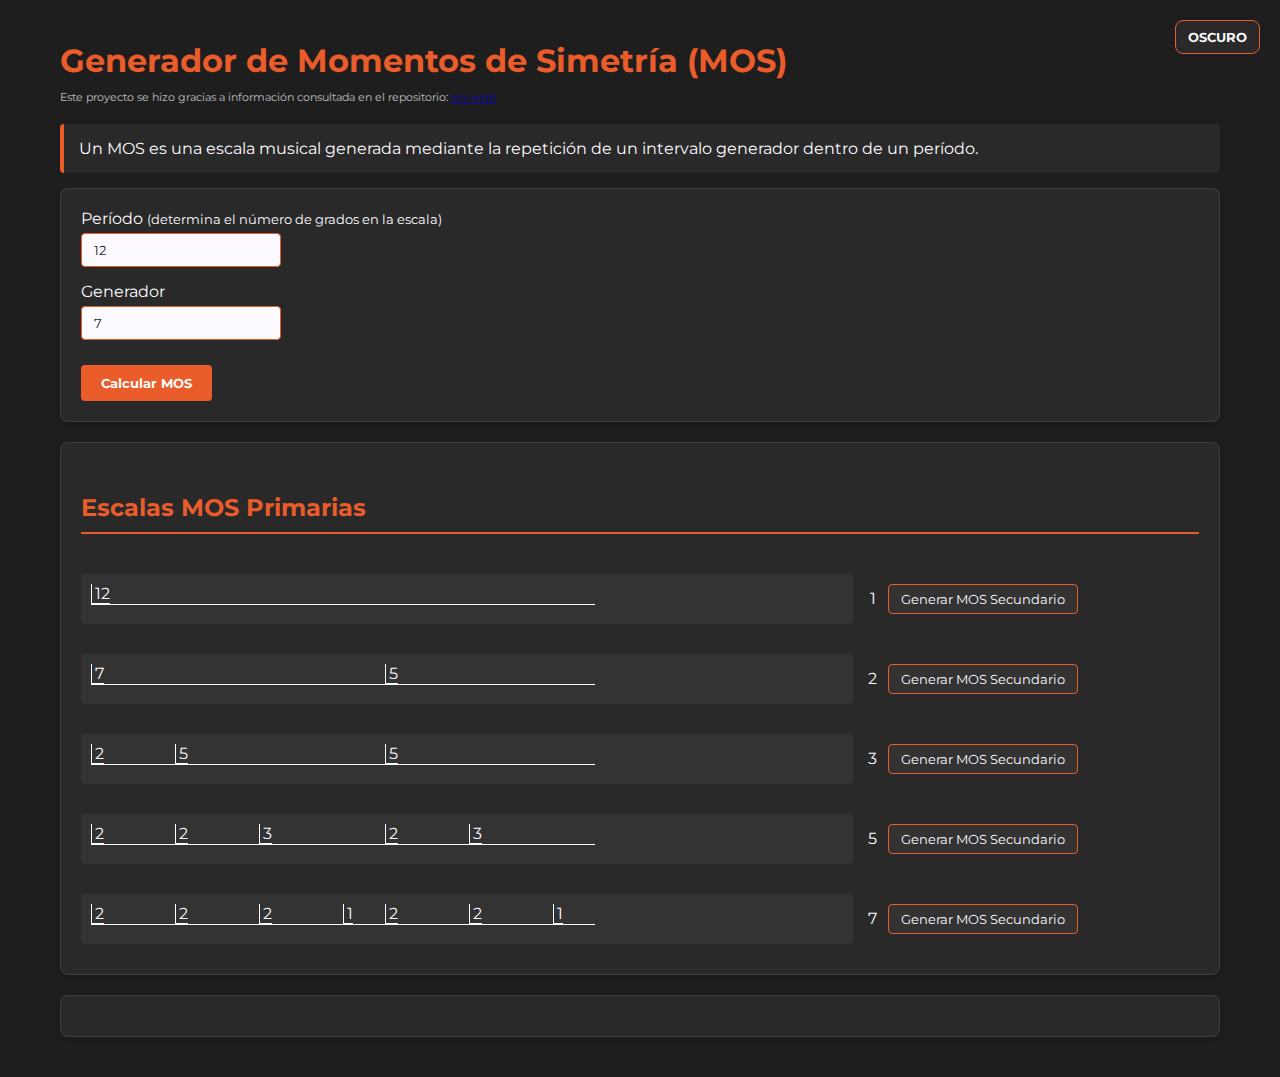
<file: apps/mos-generator/index.html>
<!DOCTYPE html>
<html lang="es">
<head>
    <meta charset="UTF-8">
    <meta name="viewport" content="width=device-width, initial-scale=1.0">
    <title>Generador MOS</title>
    <link href="https://fonts.googleapis.com/css2?family=Montserrat&display=swap" rel="stylesheet">
    <link rel="stylesheet" href="css/style.css">
</head>
<body>
    <h1 class="wt__mos-title">Generador de Momentos de Simetría (MOS)</h1>
    <button id="themeToggle" class="theme-toggle-btn">OSCURO</button>
    
    <div class="wt__credits">
        Este proyecto se hizo gracias a información consultada en el repositorio:
        <a href="https://github.com/diegovdc/erv-web">erv-web</a>
    </div>
    
    <div class="info-box">
        Un MOS es una escala musical generada mediante 
        la repetición de un intervalo generador dentro de un período.
    </div>
    
    <div class="wt__mos-form">
        <label>
            <span>Período <small>(determina el número de grados en la escala)</small></span>
            <input type="number" class="wt__mos-form-input" id="period" value="12" placeholder="12" min="2" max="120">
        </label>
        <label>
            <span>Generador</span>
            <input type="number" class="wt__mos-form-input" id="generator" value="7" placeholder="7" min="1" max="120">
        </label>
        <button class="wt__mos-form-button" onclick="calculateMOS()">Calcular MOS</button>
    </div>

    <div id="mos-results" class="result-section"></div>
    <div id="secondary-mos-results" class="result-section"></div>

    <script src="js/mos-core.js"></script>
    <script src="js/ui.js"></script>
</body>
</html>
</file>
<file: css/styles.css>
/* Shared Theme Styles */
:root {
    /* Dark Mode (Default) */
    --bg-main: #1e1e1e;
    --text-main: #fcfaff;
    --accent: #ea5c2a;
    --panel-bg: rgba(255, 255, 255, 0.05);
    --card-border: rgba(255, 255, 255, 0.1);
    --input-bg: #fcfaff;
    --input-text: #1e1e1e;
    --hover-bg: rgba(255, 255, 255, 0.1);
}

body.light-mode {
    /* Light Mode */
    --bg-main: #fcfaff;
    --text-main: #1e1e1e;
    --accent: #ea5c2a;
    --panel-bg: rgba(0, 0, 0, 0.05);
    --card-border: rgba(0, 0, 0, 0.1);
    --input-bg: #ffffff;
    --input-text: #1e1e1e;
    --hover-bg: rgba(0, 0, 0, 0.05);
}

* {
    box-sizing: border-box;
    margin: 0;
    padding: 0;
}

body {
    font-family: 'Segoe UI', Tahoma, Geneva, Verdana, sans-serif;
    background-color: var(--bg-main);
    color: var(--text-main);
    transition: background-color 0.3s ease, color 0.3s ease;
    min-height: 100vh;
    display: flex;
    flex-direction: column;
}

header {
    padding: 2rem;
    display: flex;
    justify-content: space-between;
    align-items: center;
    border-bottom: 1px solid var(--card-border);
    background-color: var(--panel-bg);
}

h1 {
    font-size: 2rem;
    font-weight: normal;
}

.theme-toggle {
    background: transparent;
    border: 1px solid var(--accent);
    color: var(--accent);
    padding: 0.5rem 1rem;
    border-radius: 4px;
    cursor: pointer;
    font-size: 1rem;
    transition: all 0.2s;
}

.theme-toggle:hover {
    background: var(--accent);
    color: var(--bg-main);
}

main {
    flex: 1;
    padding: 2rem;
    max-width: 1200px;
    margin: 0 auto;
    width: 100%;
}

.grid {
    display: grid;
    grid-template-columns: repeat(auto-fill, minmax(280px, 1fr));
    gap: 1.5rem;
}

.card {
    background-color: var(--panel-bg);
    border: 1px solid var(--card-border);
    border-radius: 8px;
    padding: 1.5rem;
    text-decoration: none;
    color: var(--text-main);
    transition: transform 0.2s, background-color 0.2s;
    display: flex;
    flex-direction: column;
}

.card:hover {
    transform: translateY(-2px);
    background-color: var(--hover-bg);
    border-color: var(--accent);
}

.card h2 {
    font-size: 1.25rem;
    margin-bottom: 0.5rem;
    color: var(--accent);
}

.card p {
    font-size: 0.95rem;
    opacity: 0.9;
    line-height: 1.5;
}

footer {
    text-align: center;
    padding: 2rem;
    opacity: 0.6;
    font-size: 0.9rem;
    border-top: 1px solid var(--card-border);
}
</file>
<file: apps/circulosConjuntosDeClasesT19/css/styles.css>
/* styles.css - Sistema de Círculos Unificado */

:root {
    /* Dark Mode (Default) */
    --bg-main: #1e1e1e;
    --text-main: #fcfaff;
    --accent: #ea5c2a;
    --accent-hover: #d14a1b;
    --panel-bg: rgba(255, 255, 255, 0.05);
    --input-bg: #fcfaff;
    --input-text: #1e1e1e;
    --border-color: #ea5c2a;
    --shadow-color: rgba(0, 0, 0, 0.2);
    --header-shadow: rgba(0, 0, 0, 0.4);
    --dial-bg: rgba(0, 0, 0, 0.05);
    --dial-border: rgba(255, 255, 255, 0.1);
    --center-circle-shadow: rgba(0, 0, 0, 0.4);
    --center-circle-inset: rgba(255, 255, 255, 0.1);
    --center-circle-border: rgba(255, 255, 255, 0.2);
    --info-value-bg: rgba(0, 0, 0, 0.1);
    --button-bg: rgba(255, 255, 255, 0.05);
    --button-hover-bg: rgba(255, 255, 255, 0.3);
    --footer-border: rgba(255, 255, 255, 0.2);
}

body.light-mode {
    /* Light Mode Overrides */
    --bg-main: #fcfaff;
    --text-main: #1e1e1e;
    --accent: #ea5c2a;
    --accent-hover: #d14a1b;
    --panel-bg: rgba(0, 0, 0, 0.05);
    --input-bg: #ffffff;
    --input-text: #1e1e1e;
    --border-color: #ea5c2a;
    --shadow-color: rgba(0, 0, 0, 0.1);
    --header-shadow: rgba(0, 0, 0, 0.1);
    --dial-bg: rgba(0, 0, 0, 0.03);
    --dial-border: rgba(0, 0, 0, 0.1);
    --center-circle-shadow: rgba(0, 0, 0, 0.2);
    --center-circle-inset: rgba(255, 255, 255, 0.5);
    --center-circle-border: rgba(0, 0, 0, 0.1);
    --info-value-bg: rgba(0, 0, 0, 0.05);
    --button-bg: rgba(0, 0, 0, 0.05);
    --button-hover-bg: rgba(0, 0, 0, 0.1);
    --footer-border: rgba(0, 0, 0, 0.1);
}

/* Reset y base */
* {
    box-sizing: border-box;
}

body {
    margin: 0;
    padding: 20px;
    background: var(--bg-main);
    font-family: 'Segoe UI', Tahoma, Geneva, Verdana, sans-serif;
    min-height: 100vh;
    color: var(--text-main);
    transition: background 0.3s ease, color 0.3s ease;
}

.main-container {
    max-width: 1400px;
    margin: 0 auto;
    position: relative;
}

/* Theme Toggle Button */
.theme-toggle {
    position: absolute;
    top: 20px;
    right: 20px;
    background: rgba(255, 255, 255, 0.1);
    border: 1px solid var(--accent);
    color: var(--accent);
    font-size: 14px;
    font-weight: 600;
    cursor: pointer;
    padding: 8px 16px;
    border-radius: 20px;
    transition: all 0.3s ease;
    display: flex;
    align-items: center;
    justify-content: center;
    backdrop-filter: blur(5px);
    font-family: inherit;
    z-index: 100;
}

.theme-toggle:hover {
    background: var(--accent);
    color: var(--bg-main);
    transform: translateY(-2px);
    box-shadow: 0 4px 12px var(--shadow-color);
}

/* Header */
.app-header {
    text-align: center;
    color: var(--text-main);
    margin-bottom: 30px;
    padding-top: 40px;
}

.app-header h1 {
    font-size: 42px;
    margin: 0 0 10px 0;
    text-shadow: 0 4px 20px var(--header-shadow);
    font-weight: 300;
    color: var(--accent);
}

/* Settings Panel */
.settings {
    background: var(--panel-bg);
    backdrop-filter: blur(10px);
    padding: 25px;
    border-radius: 15px;
    margin-bottom: 40px;
    color: var(--text-main);
    box-shadow: 0 8px 32px var(--shadow-color);
    border: 1px solid var(--accent);
    transition: background 0.3s ease, border-color 0.3s ease;
}

.settings-row {
    display: flex;
    gap: 20px;
    align-items: center;
    margin-bottom: 15px;
    flex-wrap: wrap;
}

.settings-row:last-child {
    margin-bottom: 0;
}

.settings-row label {
    font-size: 18px;
    font-weight: 600;
    min-width: 140px;
    white-space: nowrap;
}

.settings-row input,
.settings-row select {
    padding: 10px 15px;
    font-size: 16px;
    border-radius: 8px;
    border: 2px solid var(--accent);
    background: var(--input-bg);
    color: var(--input-text);
    transition: all 0.3s ease;
    font-family: inherit;
}

.settings-row input {
    width: 100px;
}

.settings-row input:focus {
    outline: none;
    border-color: var(--accent);
    background: var(--input-bg);
    box-shadow: 0 0 0 3px rgba(234, 92, 42, 0.2);
}

/* Circles Grid */
.circles-grid {
    display: grid;
    grid-template-columns: repeat(auto-fit, minmax(400px, 1fr));
    gap: 40px;
    margin-bottom: 40px;
}

.circle-container {
    text-align: center;
}

.circle-title {
    color: var(--accent);
    font-size: 26px;
    font-weight: 600;
    margin-bottom: 20px;
    text-shadow: 0 2px 10px var(--shadow-color);
}

/* Dial container */
.dial {
    position: relative;
    width: 400px;
    height: 400px;
    margin: 0 auto;
    background: var(--dial-bg);
    border-radius: 50%;
    box-shadow: 0 10px 40px var(--shadow-color);
    border: 3px solid var(--dial-border);
    display: flex;
    align-items: center;
    justify-content: center;
}

/* SVG transformations */
svg {
    transform: rotate(-90deg);
    overflow: visible;
    position: absolute;
    top: 0;
    left: 0;
    width: 100%;
    height: 100%;
}

/* Segment styles */
.segment {
    transition: all 0.3s ease;
}

.segment.selectable {
    cursor: pointer;
}

.segment.selectable:hover {
    opacity: 0.8;
    filter: brightness(1.2);
    stroke-width: 3;
}

/* Text elements */
.segment-text {
    transition: all 0.3s ease;
    user-select: none;
    pointer-events: none;
}

.segment-text.selected {
    fill: #c878ff !important;
    font-size: 18px;
    font-weight: 900;
    filter: drop-shadow(0 0 3px #c878ff);
}

.segment-text.highlighted-yellow {
    fill: #FFD700 !important;
    font-size: 18px;
    font-weight: 900;
    filter: drop-shadow(0 0 3px #FFD700);
}

.segment-text.highlighted-red {
    fill: #FF4444 !important;
    font-size: 18px;
    font-weight: 900;
    filter: drop-shadow(0 0 3px #FF4444);
}

/* Center circles */
.center-circle {
    position: absolute;
    top: 50%;
    left: 50%;
    transform: translate(-50%, -50%);
    width: 200px;
    height: 200px;
    border-radius: 50%;
    display: flex;
    justify-content: center;
    align-items: center;
    color: white;
    font-weight: 300;
    box-shadow: 0 10px 40px var(--center-circle-shadow),
        inset 0 4px 20px var(--center-circle-inset);
    user-select: none;
    border: 2px solid var(--center-circle-border);
    margin: 0;
    z-index: 10;
}

.fn-circle {
    background: #1a1a1a;
    font-size: 72px;
}

.tn-circle {
    background: #2c5f7a;
    font-size: 72px;
}

.tni-circle {
    background: #3a6b7a;
    font-size: 60px;
}

/* Info section */
.info {
    margin-top: 30px;
    color: var(--text-main);
    font-size: 18px;
}

.info>div {
    margin-bottom: 10px;
}

.info-label {
    display: inline;
    font-size: 28px;
    font-weight: 700;
    color: var(--accent);
}

.info-values {
    display: inline;
    font-size: 28px;
    font-weight: 700;
    text-shadow: 0 2px 10px var(--shadow-color);
    color: var(--text-main);
    background: var(--info-value-bg);
    padding: 5px 10px;
    border-radius: 5px;
}

.instruction {
    color: var(--text-main);
    font-size: 16px;
    font-style: italic;
    margin-top: 15px;
    opacity: 0.85;
}

/* Controls */
.controls {
    margin-top: 25px;
    display: flex;
    gap: 10px;
    justify-content: center;
    flex-wrap: wrap;
}

/* Buttons */
button {
    background: var(--button-bg);
    backdrop-filter: blur(10px);
    border: 2px solid var(--accent);
    color: var(--accent);
    padding: 12px 24px;
    font-size: 16px;
    font-weight: 600;
    border-radius: 8px;
    cursor: pointer;
    transition: all 0.3s ease;
    font-family: inherit;
}

button:hover {
    background: var(--button-hover-bg);
    transform: translateY(-2px);
    box-shadow: 0 6px 20px var(--shadow-color);
}

button:active {
    transform: translateY(0);
}

.bang-button {
    background: var(--accent);
    border: 2px solid var(--accent);
    color: #fcfaff;
    font-size: 20px;
    font-weight: bold;
    padding: 15px 50px;
    box-shadow: 0 4px 15px rgba(234, 92, 42, 0.4);
}

.bang-button:hover {
    background: var(--accent-hover);
    box-shadow: 0 6px 25px rgba(234, 92, 42, 0.6);
    transform: translateY(-2px);
}

/* Responsive design */
@media (max-width: 768px) {
    body {
        padding: 10px;
    }

    .app-header h1 {
        font-size: 28px;
    }

    .circles-grid {
        grid-template-columns: 1fr;
        gap: 30px;
    }

    .dial {
        width: 100%;
        max-width: 400px;
        height: auto;
        aspect-ratio: 1;
    }

    .settings-row {
        flex-direction: column;
        align-items: flex-start;
        gap: 10px;
    }

    .settings-row label {
        min-width: auto;
    }

    .settings-row select {
        min-width: 200px;
        width: 100%;
    }

    .center-circle {
        width: 150px;
        height: 150px;
    }

    .fn-circle,
    .tn-circle {
        font-size: 50px;
    }

    .tni-circle {
        font-size: 40px;
    }
}

@media (max-width: 480px) {
    .settings {
        padding: 15px;
    }

    .info-label,
    .info-values {
        font-size: 20px;
    }

    .bang-button {
        padding: 12px 30px;
        font-size: 18px;
    }
}
</file>
<file: apps/circulosConjuntosDeClasesT31/css/styles.css>
/* styles.css - Sistema de Círculos Unificado */

:root {
    /* Dark Mode (Default) */
    --bg-main: #1e1e1e;
    --text-main: #fcfaff;
    --accent: #ea5c2a;
    --accent-hover: #d14a1b;
    --panel-bg: rgba(255, 255, 255, 0.05);
    --input-bg: #fcfaff;
    --input-text: #1e1e1e;
    --border-color: #ea5c2a;
    --shadow-color: rgba(0, 0, 0, 0.2);
    --header-shadow: rgba(0, 0, 0, 0.4);
    --dial-bg: rgba(0, 0, 0, 0.05);
    --dial-border: rgba(255, 255, 255, 0.1);
    --center-circle-shadow: rgba(0, 0, 0, 0.4);
    --center-circle-inset: rgba(255, 255, 255, 0.1);
    --center-circle-border: rgba(255, 255, 255, 0.2);
    --info-value-bg: rgba(0, 0, 0, 0.1);
    --button-bg: rgba(255, 255, 255, 0.05);
    --button-hover-bg: rgba(255, 255, 255, 0.3);
    --footer-border: rgba(255, 255, 255, 0.2);
}

body.light-mode {
    /* Light Mode Overrides */
    --bg-main: #fcfaff;
    --text-main: #1e1e1e;
    --accent: #ea5c2a;
    --accent-hover: #d14a1b;
    --panel-bg: rgba(0, 0, 0, 0.05);
    --input-bg: #ffffff;
    --input-text: #1e1e1e;
    --border-color: #ea5c2a;
    --shadow-color: rgba(0, 0, 0, 0.1);
    --header-shadow: rgba(0, 0, 0, 0.1);
    --dial-bg: rgba(0, 0, 0, 0.03);
    --dial-border: rgba(0, 0, 0, 0.1);
    --center-circle-shadow: rgba(0, 0, 0, 0.2);
    --center-circle-inset: rgba(255, 255, 255, 0.5);
    --center-circle-border: rgba(0, 0, 0, 0.1);
    --info-value-bg: rgba(0, 0, 0, 0.05);
    --button-bg: rgba(0, 0, 0, 0.05);
    --button-hover-bg: rgba(0, 0, 0, 0.1);
    --footer-border: rgba(0, 0, 0, 0.1);
}

/* Reset y base */
* {
    box-sizing: border-box;
}

body {
    margin: 0;
    padding: 20px;
    background: var(--bg-main);
    font-family: 'Segoe UI', Tahoma, Geneva, Verdana, sans-serif;
    min-height: 100vh;
    color: var(--text-main);
    transition: background 0.3s ease, color 0.3s ease;
}

.main-container {
    max-width: 1400px;
    margin: 0 auto;
    position: relative;
}

/* Theme Toggle Button */
.theme-toggle {
    position: absolute;
    top: 20px;
    right: 20px;
    background: rgba(255, 255, 255, 0.1);
    border: 1px solid var(--accent);
    color: var(--accent);
    font-size: 14px;
    font-weight: 600;
    cursor: pointer;
    padding: 8px 16px;
    border-radius: 20px;
    transition: all 0.3s ease;
    display: flex;
    align-items: center;
    justify-content: center;
    backdrop-filter: blur(5px);
    font-family: inherit;
    z-index: 100;
}

.theme-toggle:hover {
    background: var(--accent);
    color: var(--bg-main);
    transform: translateY(-2px);
    box-shadow: 0 4px 12px var(--shadow-color);
}

/* Header */
.app-header {
    text-align: center;
    color: var(--text-main);
    margin-bottom: 30px;
    padding-top: 40px;
}

.app-header h1 {
    font-size: 42px;
    margin: 0 0 10px 0;
    text-shadow: 0 4px 20px var(--header-shadow);
    font-weight: 300;
    color: var(--accent);
}

/* Settings Panel */
.settings {
    background: var(--panel-bg);
    backdrop-filter: blur(10px);
    padding: 25px;
    border-radius: 15px;
    margin-bottom: 40px;
    color: var(--text-main);
    box-shadow: 0 8px 32px var(--shadow-color);
    border: 1px solid var(--accent);
    transition: background 0.3s ease, border-color 0.3s ease;
}

.settings-row {
    display: flex;
    gap: 20px;
    align-items: center;
    margin-bottom: 15px;
    flex-wrap: wrap;
}

.settings-row:last-child {
    margin-bottom: 0;
}

.settings-row label {
    font-size: 18px;
    font-weight: 600;
    min-width: 140px;
    white-space: nowrap;
}

.settings-row input,
.settings-row select {
    padding: 10px 15px;
    font-size: 16px;
    border-radius: 8px;
    border: 2px solid var(--accent);
    background: var(--input-bg);
    color: var(--input-text);
    transition: all 0.3s ease;
    font-family: inherit;
}

.settings-row input {
    width: 100px;
}

.settings-row input:focus {
    outline: none;
    border-color: var(--accent);
    background: var(--input-bg);
    box-shadow: 0 0 0 3px rgba(234, 92, 42, 0.2);
}

/* Circles Grid */
.circles-grid {
    display: grid;
    grid-template-columns: repeat(auto-fit, minmax(400px, 1fr));
    gap: 40px;
    margin-bottom: 40px;
}

.circle-container {
    text-align: center;
}

.circle-title {
    color: var(--accent);
    font-size: 26px;
    font-weight: 600;
    margin-bottom: 20px;
    text-shadow: 0 2px 10px var(--shadow-color);
}

/* Dial container */
.dial {
    position: relative;
    width: 400px;
    height: 400px;
    margin: 0 auto;
    background: var(--dial-bg);
    border-radius: 50%;
    box-shadow: 0 10px 40px var(--shadow-color);
    border: 3px solid var(--dial-border);
    display: flex;
    align-items: center;
    justify-content: center;
}

/* SVG transformations */
svg {
    transform: rotate(-90deg);
    overflow: visible;
    position: absolute;
    top: 0;
    left: 0;
    width: 100%;
    height: 100%;
}

/* Segment styles */
.segment {
    transition: all 0.3s ease;
}

.segment.selectable {
    cursor: pointer;
}

.segment.selectable:hover {
    opacity: 0.8;
    filter: brightness(1.2);
    stroke-width: 3;
}

/* Text elements */
.segment-text {
    transition: all 0.3s ease;
    user-select: none;
    pointer-events: none;
}

.segment-text.selected {
    fill: #c878ff !important;
    font-size: 18px;
    font-weight: 900;
    filter: drop-shadow(0 0 3px #c878ff);
}

.segment-text.highlighted-yellow {
    fill: #FFD700 !important;
    font-size: 18px;
    font-weight: 900;
    filter: drop-shadow(0 0 3px #FFD700);
}

.segment-text.highlighted-red {
    fill: #FF4444 !important;
    font-size: 18px;
    font-weight: 900;
    filter: drop-shadow(0 0 3px #FF4444);
}

/* Center circles */
.center-circle {
    position: absolute;
    top: 50%;
    left: 50%;
    transform: translate(-50%, -50%);
    width: 200px;
    height: 200px;
    border-radius: 50%;
    display: flex;
    justify-content: center;
    align-items: center;
    color: white;
    font-weight: 300;
    box-shadow: 0 10px 40px var(--center-circle-shadow),
        inset 0 4px 20px var(--center-circle-inset);
    user-select: none;
    border: 2px solid var(--center-circle-border);
    margin: 0;
    z-index: 10;
}

.fn-circle {
    background: #1a1a1a;
    font-size: 72px;
}

.tn-circle {
    background: #2c5f7a;
    font-size: 72px;
}

.tni-circle {
    background: #3a6b7a;
    font-size: 60px;
}

/* Info section */
.info {
    margin-top: 30px;
    color: var(--text-main);
    font-size: 18px;
}

.info>div {
    margin-bottom: 10px;
}

.info-label {
    display: inline;
    font-size: 28px;
    font-weight: 700;
    color: var(--accent);
}

.info-values {
    display: inline;
    font-size: 28px;
    font-weight: 700;
    text-shadow: 0 2px 10px var(--shadow-color);
    color: var(--text-main);
    background: var(--info-value-bg);
    padding: 5px 10px;
    border-radius: 5px;
}

.instruction {
    color: var(--text-main);
    font-size: 16px;
    font-style: italic;
    margin-top: 15px;
    opacity: 0.85;
}

/* Controls */
.controls {
    margin-top: 25px;
    display: flex;
    gap: 10px;
    justify-content: center;
    flex-wrap: wrap;
}

/* Buttons */
button {
    background: var(--button-bg);
    backdrop-filter: blur(10px);
    border: 2px solid var(--accent);
    color: var(--accent);
    padding: 12px 24px;
    font-size: 16px;
    font-weight: 600;
    border-radius: 8px;
    cursor: pointer;
    transition: all 0.3s ease;
    font-family: inherit;
}

button:hover {
    background: var(--button-hover-bg);
    transform: translateY(-2px);
    box-shadow: 0 6px 20px var(--shadow-color);
}

button:active {
    transform: translateY(0);
}

.bang-button {
    background: var(--accent);
    border: 2px solid var(--accent);
    color: #fcfaff;
    font-size: 20px;
    font-weight: bold;
    padding: 15px 50px;
    box-shadow: 0 4px 15px rgba(234, 92, 42, 0.4);
}

.bang-button:hover {
    background: var(--accent-hover);
    box-shadow: 0 6px 25px rgba(234, 92, 42, 0.6);
    transform: translateY(-2px);
}

/* Responsive design */
@media (max-width: 768px) {
    body {
        padding: 10px;
    }

    .app-header h1 {
        font-size: 28px;
    }

    .circles-grid {
        grid-template-columns: 1fr;
        gap: 30px;
    }

    .dial {
        width: 100%;
        max-width: 400px;
        height: auto;
        aspect-ratio: 1;
    }

    .settings-row {
        flex-direction: column;
        align-items: flex-start;
        gap: 10px;
    }

    .settings-row label {
        min-width: auto;
    }

    .settings-row select {
        min-width: 200px;
        width: 100%;
    }

    .center-circle {
        width: 150px;
        height: 150px;
    }

    .fn-circle,
    .tn-circle {
        font-size: 50px;
    }

    .tni-circle {
        font-size: 40px;
    }
}

@media (max-width: 480px) {
    .settings {
        padding: 15px;
    }

    .info-label,
    .info-values {
        font-size: 20px;
    }

    .bang-button {
        padding: 12px 30px;
        font-size: 18px;
    }
}
</file>
<file: apps/circulosConjuntosDeClasesT41/css/styles.css>
/* styles.css - Sistema de Círculos Unificado */

:root {
    /* Dark Mode (Default) */
    --bg-main: #1e1e1e;
    --text-main: #fcfaff;
    --accent: #ea5c2a;
    --accent-hover: #d14a1b;
    --panel-bg: rgba(255, 255, 255, 0.05);
    --input-bg: #fcfaff;
    --input-text: #1e1e1e;
    --border-color: #ea5c2a;
    --shadow-color: rgba(0, 0, 0, 0.2);
    --header-shadow: rgba(0, 0, 0, 0.4);
    --dial-bg: rgba(0, 0, 0, 0.05);
    --dial-border: rgba(255, 255, 255, 0.1);
    --center-circle-shadow: rgba(0, 0, 0, 0.4);
    --center-circle-inset: rgba(255, 255, 255, 0.1);
    --center-circle-border: rgba(255, 255, 255, 0.2);
    --info-value-bg: rgba(0, 0, 0, 0.1);
    --button-bg: rgba(255, 255, 255, 0.05);
    --button-hover-bg: rgba(255, 255, 255, 0.3);
    --footer-border: rgba(255, 255, 255, 0.2);
}

body.light-mode {
    /* Light Mode Overrides */
    --bg-main: #fcfaff;
    --text-main: #1e1e1e;
    --accent: #ea5c2a;
    --accent-hover: #d14a1b;
    --panel-bg: rgba(0, 0, 0, 0.05);
    --input-bg: #ffffff;
    --input-text: #1e1e1e;
    --border-color: #ea5c2a;
    --shadow-color: rgba(0, 0, 0, 0.1);
    --header-shadow: rgba(0, 0, 0, 0.1);
    --dial-bg: rgba(0, 0, 0, 0.03);
    --dial-border: rgba(0, 0, 0, 0.1);
    --center-circle-shadow: rgba(0, 0, 0, 0.2);
    --center-circle-inset: rgba(255, 255, 255, 0.5);
    --center-circle-border: rgba(0, 0, 0, 0.1);
    --info-value-bg: rgba(0, 0, 0, 0.05);
    --button-bg: rgba(0, 0, 0, 0.05);
    --button-hover-bg: rgba(0, 0, 0, 0.1);
    --footer-border: rgba(0, 0, 0, 0.1);
}

/* Reset y base */
* {
    box-sizing: border-box;
}

body {
    margin: 0;
    padding: 20px;
    background: var(--bg-main);
    font-family: 'Segoe UI', Tahoma, Geneva, Verdana, sans-serif;
    min-height: 100vh;
    color: var(--text-main);
    transition: background 0.3s ease, color 0.3s ease;
}

.main-container {
    max-width: 1400px;
    margin: 0 auto;
    position: relative;
}

/* Theme Toggle Button */
.theme-toggle {
    position: absolute;
    top: 20px;
    right: 20px;
    background: rgba(255, 255, 255, 0.1);
    border: 1px solid var(--accent);
    color: var(--accent);
    font-size: 14px;
    font-weight: 600;
    cursor: pointer;
    padding: 8px 16px;
    border-radius: 20px;
    transition: all 0.3s ease;
    display: flex;
    align-items: center;
    justify-content: center;
    backdrop-filter: blur(5px);
    font-family: inherit;
    z-index: 100;
}

.theme-toggle:hover {
    background: var(--accent);
    color: var(--bg-main);
    transform: translateY(-2px);
    box-shadow: 0 4px 12px var(--shadow-color);
}

/* Header */
.app-header {
    text-align: center;
    color: var(--text-main);
    margin-bottom: 30px;
    padding-top: 40px;
}

.app-header h1 {
    font-size: 42px;
    margin: 0 0 10px 0;
    text-shadow: 0 4px 20px var(--header-shadow);
    font-weight: 300;
    color: var(--accent);
}

/* Settings Panel */
.settings {
    background: var(--panel-bg);
    backdrop-filter: blur(10px);
    padding: 25px;
    border-radius: 15px;
    margin-bottom: 40px;
    color: var(--text-main);
    box-shadow: 0 8px 32px var(--shadow-color);
    border: 1px solid var(--accent);
    transition: background 0.3s ease, border-color 0.3s ease;
}

.settings-row {
    display: flex;
    gap: 20px;
    align-items: center;
    margin-bottom: 15px;
    flex-wrap: wrap;
}

.settings-row:last-child {
    margin-bottom: 0;
}

.settings-row label {
    font-size: 18px;
    font-weight: 600;
    min-width: 140px;
    white-space: nowrap;
}

.settings-row input,
.settings-row select {
    padding: 10px 15px;
    font-size: 16px;
    border-radius: 8px;
    border: 2px solid var(--accent);
    background: var(--input-bg);
    color: var(--input-text);
    transition: all 0.3s ease;
    font-family: inherit;
}

.settings-row input {
    width: 100px;
}

.settings-row input:focus {
    outline: none;
    border-color: var(--accent);
    background: var(--input-bg);
    box-shadow: 0 0 0 3px rgba(234, 92, 42, 0.2);
}

/* Circles Grid */
.circles-grid {
    display: grid;
    grid-template-columns: repeat(auto-fit, minmax(400px, 1fr));
    gap: 40px;
    margin-bottom: 40px;
}

.circle-container {
    text-align: center;
}

.circle-title {
    color: var(--accent);
    font-size: 26px;
    font-weight: 600;
    margin-bottom: 20px;
    text-shadow: 0 2px 10px var(--shadow-color);
}

/* Dial container */
.dial {
    position: relative;
    width: 400px;
    height: 400px;
    margin: 0 auto;
    background: var(--dial-bg);
    border-radius: 50%;
    box-shadow: 0 10px 40px var(--shadow-color);
    border: 3px solid var(--dial-border);
    display: flex;
    align-items: center;
    justify-content: center;
}

/* SVG transformations */
svg {
    transform: rotate(-90deg);
    overflow: visible;
    position: absolute;
    top: 0;
    left: 0;
    width: 100%;
    height: 100%;
}

/* Segment styles */
.segment {
    transition: all 0.3s ease;
}

.segment.selectable {
    cursor: pointer;
}

.segment.selectable:hover {
    opacity: 0.8;
    filter: brightness(1.2);
    stroke-width: 3;
}

/* Text elements */
.segment-text {
    transition: all 0.3s ease;
    user-select: none;
    pointer-events: none;
}

.segment-text.selected {
    fill: #c878ff !important;
    font-size: 18px;
    font-weight: 900;
    filter: drop-shadow(0 0 3px #c878ff);
}

.segment-text.highlighted-yellow {
    fill: #FFD700 !important;
    font-size: 18px;
    font-weight: 900;
    filter: drop-shadow(0 0 3px #FFD700);
}

.segment-text.highlighted-red {
    fill: #FF4444 !important;
    font-size: 18px;
    font-weight: 900;
    filter: drop-shadow(0 0 3px #FF4444);
}

/* Center circles */
.center-circle {
    position: absolute;
    top: 50%;
    left: 50%;
    transform: translate(-50%, -50%);
    width: 200px;
    height: 200px;
    border-radius: 50%;
    display: flex;
    justify-content: center;
    align-items: center;
    color: white;
    font-weight: 300;
    box-shadow: 0 10px 40px var(--center-circle-shadow),
        inset 0 4px 20px var(--center-circle-inset);
    user-select: none;
    border: 2px solid var(--center-circle-border);
    margin: 0;
    z-index: 10;
}

.fn-circle {
    background: #1a1a1a;
    font-size: 72px;
}

.tn-circle {
    background: #2c5f7a;
    font-size: 72px;
}

.tni-circle {
    background: #3a6b7a;
    font-size: 60px;
}

/* Info section */
.info {
    margin-top: 30px;
    color: var(--text-main);
    font-size: 18px;
}

.info>div {
    margin-bottom: 10px;
}

.info-label {
    display: inline;
    font-size: 28px;
    font-weight: 700;
    color: var(--accent);
}

.info-values {
    display: inline;
    font-size: 28px;
    font-weight: 700;
    text-shadow: 0 2px 10px var(--shadow-color);
    color: var(--text-main);
    background: var(--info-value-bg);
    padding: 5px 10px;
    border-radius: 5px;
}

.instruction {
    color: var(--text-main);
    font-size: 16px;
    font-style: italic;
    margin-top: 15px;
    opacity: 0.85;
}

/* Controls */
.controls {
    margin-top: 25px;
    display: flex;
    gap: 10px;
    justify-content: center;
    flex-wrap: wrap;
}

/* Buttons */
button {
    background: var(--button-bg);
    backdrop-filter: blur(10px);
    border: 2px solid var(--accent);
    color: var(--accent);
    padding: 12px 24px;
    font-size: 16px;
    font-weight: 600;
    border-radius: 8px;
    cursor: pointer;
    transition: all 0.3s ease;
    font-family: inherit;
}

button:hover {
    background: var(--button-hover-bg);
    transform: translateY(-2px);
    box-shadow: 0 6px 20px var(--shadow-color);
}

button:active {
    transform: translateY(0);
}

.bang-button {
    background: var(--accent);
    border: 2px solid var(--accent);
    color: #fcfaff;
    font-size: 20px;
    font-weight: bold;
    padding: 15px 50px;
    box-shadow: 0 4px 15px rgba(234, 92, 42, 0.4);
}

.bang-button:hover {
    background: var(--accent-hover);
    box-shadow: 0 6px 25px rgba(234, 92, 42, 0.6);
    transform: translateY(-2px);
}

/* Responsive design */
@media (max-width: 768px) {
    body {
        padding: 10px;
    }

    .app-header h1 {
        font-size: 28px;
    }

    .circles-grid {
        grid-template-columns: 1fr;
        gap: 30px;
    }

    .dial {
        width: 100%;
        max-width: 400px;
        height: auto;
        aspect-ratio: 1;
    }

    .settings-row {
        flex-direction: column;
        align-items: flex-start;
        gap: 10px;
    }

    .settings-row label {
        min-width: auto;
    }

    .settings-row select {
        min-width: 200px;
        width: 100%;
    }

    .center-circle {
        width: 150px;
        height: 150px;
    }

    .fn-circle,
    .tn-circle {
        font-size: 50px;
    }

    .tni-circle {
        font-size: 40px;
    }
}

@media (max-width: 480px) {
    .settings {
        padding: 15px;
    }

    .info-label,
    .info-values {
        font-size: 20px;
    }

    .bang-button {
        padding: 12px 30px;
        font-size: 18px;
    }
}
</file>
<file: apps/circulosConjuntosDeClasesT53/css/styles.css>
/* styles.css - Sistema de Círculos Unificado */

:root {
    /* Dark Mode (Default) */
    --bg-main: #1e1e1e;
    --text-main: #fcfaff;
    --accent: #ea5c2a;
    --accent-hover: #d14a1b;
    --panel-bg: rgba(255, 255, 255, 0.05);
    --input-bg: #fcfaff;
    --input-text: #1e1e1e;
    --border-color: #ea5c2a;
    --shadow-color: rgba(0, 0, 0, 0.2);
    --header-shadow: rgba(0, 0, 0, 0.4);
    --dial-bg: rgba(0, 0, 0, 0.05);
    --dial-border: rgba(255, 255, 255, 0.1);
    --center-circle-shadow: rgba(0, 0, 0, 0.4);
    --center-circle-inset: rgba(255, 255, 255, 0.1);
    --center-circle-border: rgba(255, 255, 255, 0.2);
    --info-value-bg: rgba(0, 0, 0, 0.1);
    --button-bg: rgba(255, 255, 255, 0.05);
    --button-hover-bg: rgba(255, 255, 255, 0.3);
    --footer-border: rgba(255, 255, 255, 0.2);
}

body.light-mode {
    /* Light Mode Overrides */
    --bg-main: #fcfaff;
    --text-main: #1e1e1e;
    --accent: #ea5c2a;
    --accent-hover: #d14a1b;
    --panel-bg: rgba(0, 0, 0, 0.05);
    --input-bg: #ffffff;
    --input-text: #1e1e1e;
    --border-color: #ea5c2a;
    --shadow-color: rgba(0, 0, 0, 0.1);
    --header-shadow: rgba(0, 0, 0, 0.1);
    --dial-bg: rgba(0, 0, 0, 0.03);
    --dial-border: rgba(0, 0, 0, 0.1);
    --center-circle-shadow: rgba(0, 0, 0, 0.2);
    --center-circle-inset: rgba(255, 255, 255, 0.5);
    --center-circle-border: rgba(0, 0, 0, 0.1);
    --info-value-bg: rgba(0, 0, 0, 0.05);
    --button-bg: rgba(0, 0, 0, 0.05);
    --button-hover-bg: rgba(0, 0, 0, 0.1);
    --footer-border: rgba(0, 0, 0, 0.1);
}

/* Reset y base */
* {
    box-sizing: border-box;
}

body {
    margin: 0;
    padding: 20px;
    background: var(--bg-main);
    font-family: 'Segoe UI', Tahoma, Geneva, Verdana, sans-serif;
    min-height: 100vh;
    color: var(--text-main);
    transition: background 0.3s ease, color 0.3s ease;
}

.main-container {
    max-width: 1400px;
    margin: 0 auto;
    position: relative;
}

/* Theme Toggle Button */
.theme-toggle {
    position: absolute;
    top: 20px;
    right: 20px;
    background: rgba(255, 255, 255, 0.1);
    border: 1px solid var(--accent);
    color: var(--accent);
    font-size: 14px;
    font-weight: 600;
    cursor: pointer;
    padding: 8px 16px;
    border-radius: 20px;
    transition: all 0.3s ease;
    display: flex;
    align-items: center;
    justify-content: center;
    backdrop-filter: blur(5px);
    font-family: inherit;
    z-index: 100;
}

.theme-toggle:hover {
    background: var(--accent);
    color: var(--bg-main);
    transform: translateY(-2px);
    box-shadow: 0 4px 12px var(--shadow-color);
}

/* Header */
.app-header {
    text-align: center;
    color: var(--text-main);
    margin-bottom: 30px;
    padding-top: 40px;
}

.app-header h1 {
    font-size: 42px;
    margin: 0 0 10px 0;
    text-shadow: 0 4px 20px var(--header-shadow);
    font-weight: 300;
    color: var(--accent);
}

/* Settings Panel */
.settings {
    background: var(--panel-bg);
    backdrop-filter: blur(10px);
    padding: 25px;
    border-radius: 15px;
    margin-bottom: 40px;
    color: var(--text-main);
    box-shadow: 0 8px 32px var(--shadow-color);
    border: 1px solid var(--accent);
    transition: background 0.3s ease, border-color 0.3s ease;
}

.settings-row {
    display: flex;
    gap: 20px;
    align-items: center;
    margin-bottom: 15px;
    flex-wrap: wrap;
}

.settings-row:last-child {
    margin-bottom: 0;
}

.settings-row label {
    font-size: 18px;
    font-weight: 600;
    min-width: 140px;
    white-space: nowrap;
}

.settings-row input,
.settings-row select {
    padding: 10px 15px;
    font-size: 16px;
    border-radius: 8px;
    border: 2px solid var(--accent);
    background: var(--input-bg);
    color: var(--input-text);
    transition: all 0.3s ease;
    font-family: inherit;
}

.settings-row input {
    width: 100px;
}

.settings-row input:focus {
    outline: none;
    border-color: var(--accent);
    background: var(--input-bg);
    box-shadow: 0 0 0 3px rgba(234, 92, 42, 0.2);
}

/* Circles Grid */
.circles-grid {
    display: grid;
    grid-template-columns: repeat(auto-fit, minmax(400px, 1fr));
    gap: 40px;
    margin-bottom: 40px;
}

.circle-container {
    text-align: center;
}

.circle-title {
    color: var(--accent);
    font-size: 26px;
    font-weight: 600;
    margin-bottom: 20px;
    text-shadow: 0 2px 10px var(--shadow-color);
}

/* Dial container */
.dial {
    position: relative;
    width: 400px;
    height: 400px;
    margin: 0 auto;
    background: var(--dial-bg);
    border-radius: 50%;
    box-shadow: 0 10px 40px var(--shadow-color);
    border: 3px solid var(--dial-border);
    display: flex;
    align-items: center;
    justify-content: center;
}

/* SVG transformations */
svg {
    transform: rotate(-90deg);
    overflow: visible;
    position: absolute;
    top: 0;
    left: 0;
    width: 100%;
    height: 100%;
}

/* Segment styles */
.segment {
    transition: all 0.3s ease;
}

.segment.selectable {
    cursor: pointer;
}

.segment.selectable:hover {
    opacity: 0.8;
    filter: brightness(1.2);
    stroke-width: 3;
}

/* Text elements */
.segment-text {
    transition: all 0.3s ease;
    user-select: none;
    pointer-events: none;
}

.segment-text.selected {
    fill: #c878ff !important;
    font-size: 18px;
    font-weight: 900;
    filter: drop-shadow(0 0 3px #c878ff);
}

.segment-text.highlighted-yellow {
    fill: #FFD700 !important;
    font-size: 18px;
    font-weight: 900;
    filter: drop-shadow(0 0 3px #FFD700);
}

.segment-text.highlighted-red {
    fill: #FF4444 !important;
    font-size: 18px;
    font-weight: 900;
    filter: drop-shadow(0 0 3px #FF4444);
}

/* Center circles */
.center-circle {
    position: absolute;
    top: 50%;
    left: 50%;
    transform: translate(-50%, -50%);
    width: 200px;
    height: 200px;
    border-radius: 50%;
    display: flex;
    justify-content: center;
    align-items: center;
    color: white;
    font-weight: 300;
    box-shadow: 0 10px 40px var(--center-circle-shadow),
        inset 0 4px 20px var(--center-circle-inset);
    user-select: none;
    border: 2px solid var(--center-circle-border);
    margin: 0;
    z-index: 10;
}

.fn-circle {
    background: #1a1a1a;
    font-size: 72px;
}

.tn-circle {
    background: #2c5f7a;
    font-size: 72px;
}

.tni-circle {
    background: #3a6b7a;
    font-size: 60px;
}

/* Info section */
.info {
    margin-top: 30px;
    color: var(--text-main);
    font-size: 18px;
}

.info>div {
    margin-bottom: 10px;
}

.info-label {
    display: inline;
    font-size: 28px;
    font-weight: 700;
    color: var(--accent);
}

.info-values {
    display: inline;
    font-size: 28px;
    font-weight: 700;
    text-shadow: 0 2px 10px var(--shadow-color);
    color: var(--text-main);
    background: var(--info-value-bg);
    padding: 5px 10px;
    border-radius: 5px;
}

.instruction {
    color: var(--text-main);
    font-size: 16px;
    font-style: italic;
    margin-top: 15px;
    opacity: 0.85;
}

/* Controls */
.controls {
    margin-top: 25px;
    display: flex;
    gap: 10px;
    justify-content: center;
    flex-wrap: wrap;
}

/* Buttons */
button {
    background: var(--button-bg);
    backdrop-filter: blur(10px);
    border: 2px solid var(--accent);
    color: var(--accent);
    padding: 12px 24px;
    font-size: 16px;
    font-weight: 600;
    border-radius: 8px;
    cursor: pointer;
    transition: all 0.3s ease;
    font-family: inherit;
}

button:hover {
    background: var(--button-hover-bg);
    transform: translateY(-2px);
    box-shadow: 0 6px 20px var(--shadow-color);
}

button:active {
    transform: translateY(0);
}

.bang-button {
    background: var(--accent);
    border: 2px solid var(--accent);
    color: #fcfaff;
    font-size: 20px;
    font-weight: bold;
    padding: 15px 50px;
    box-shadow: 0 4px 15px rgba(234, 92, 42, 0.4);
}

.bang-button:hover {
    background: var(--accent-hover);
    box-shadow: 0 6px 25px rgba(234, 92, 42, 0.6);
    transform: translateY(-2px);
}

/* Responsive design */
@media (max-width: 768px) {
    body {
        padding: 10px;
    }

    .app-header h1 {
        font-size: 28px;
    }

    .circles-grid {
        grid-template-columns: 1fr;
        gap: 30px;
    }

    .dial {
        width: 100%;
        max-width: 400px;
        height: auto;
        aspect-ratio: 1;
    }

    .settings-row {
        flex-direction: column;
        align-items: flex-start;
        gap: 10px;
    }

    .settings-row label {
        min-width: auto;
    }

    .settings-row select {
        min-width: 200px;
        width: 100%;
    }

    .center-circle {
        width: 150px;
        height: 150px;
    }

    .fn-circle,
    .tn-circle {
        font-size: 50px;
    }

    .tni-circle {
        font-size: 40px;
    }
}

@media (max-width: 480px) {
    .settings {
        padding: 15px;
    }

    .info-label,
    .info-values {
        font-size: 20px;
    }

    .bang-button {
        padding: 12px 30px;
        font-size: 18px;
    }
}
</file>
<file: apps/circulosConjuntosDeClasesTx/css/styles.css>
/* styles.css - Sistema de Círculos Unificado */

:root {
    /* Dark Mode (Default) */
    --bg-main: #1e1e1e;
    --text-main: #fcfaff;
    --accent: #ea5c2a;
    --accent-hover: #d14a1b;
    --panel-bg: rgba(255, 255, 255, 0.05);
    --input-bg: #fcfaff;
    --input-text: #1e1e1e;
    --border-color: #ea5c2a;
    --shadow-color: rgba(0, 0, 0, 0.2);
    --header-shadow: rgba(0, 0, 0, 0.4);
    --dial-bg: rgba(0, 0, 0, 0.05);
    --dial-border: rgba(255, 255, 255, 0.1);
    --center-circle-shadow: rgba(0, 0, 0, 0.4);
    --center-circle-inset: rgba(255, 255, 255, 0.1);
    --center-circle-border: rgba(255, 255, 255, 0.2);
    --info-value-bg: rgba(0, 0, 0, 0.1);
    --button-bg: rgba(255, 255, 255, 0.05);
    --button-hover-bg: rgba(255, 255, 255, 0.3);
    --footer-border: rgba(255, 255, 255, 0.2);
}

body.light-mode {
    /* Light Mode Overrides */
    --bg-main: #fcfaff;
    --text-main: #1e1e1e;
    --accent: #ea5c2a;
    --accent-hover: #d14a1b;
    --panel-bg: rgba(0, 0, 0, 0.05);
    --input-bg: #ffffff;
    --input-text: #1e1e1e;
    --border-color: #ea5c2a;
    --shadow-color: rgba(0, 0, 0, 0.1);
    --header-shadow: rgba(0, 0, 0, 0.1);
    --dial-bg: rgba(0, 0, 0, 0.03);
    --dial-border: rgba(0, 0, 0, 0.1);
    --center-circle-shadow: rgba(0, 0, 0, 0.2);
    --center-circle-inset: rgba(255, 255, 255, 0.5);
    --center-circle-border: rgba(0, 0, 0, 0.1);
    --info-value-bg: rgba(0, 0, 0, 0.05);
    --button-bg: rgba(0, 0, 0, 0.05);
    --button-hover-bg: rgba(0, 0, 0, 0.1);
    --footer-border: rgba(0, 0, 0, 0.1);
}

/* Reset y base */
* {
    box-sizing: border-box;
}

body {
    margin: 0;
    padding: 20px;
    background: var(--bg-main);
    font-family: 'Segoe UI', Tahoma, Geneva, Verdana, sans-serif;
    min-height: 100vh;
    color: var(--text-main);
    transition: background 0.3s ease, color 0.3s ease;
}

.main-container {
    max-width: 1400px;
    margin: 0 auto;
    position: relative;
}

/* Theme Toggle Button */
.theme-toggle {
    position: absolute;
    top: 20px;
    right: 20px;
    background: rgba(255, 255, 255, 0.1);
    border: 1px solid var(--accent);
    color: var(--accent);
    font-size: 14px;
    font-weight: 600;
    cursor: pointer;
    padding: 8px 16px;
    border-radius: 20px;
    transition: all 0.3s ease;
    display: flex;
    align-items: center;
    justify-content: center;
    backdrop-filter: blur(5px);
    font-family: inherit;
}

.theme-toggle:hover {
    background: var(--accent);
    color: var(--bg-main);
    transform: translateY(-2px);
    box-shadow: 0 4px 12px var(--shadow-color);
}

/* Header */
.app-header {
    text-align: center;
    color: var(--text-main);
    margin-bottom: 30px;
    padding-top: 40px;
    /* Space for toggle button */
}

.app-header h1 {
    font-size: 42px;
    margin: 0 0 10px 0;
    text-shadow: 0 4px 20px var(--header-shadow);
    font-weight: 300;
    color: var(--accent);
}

.subtitle {
    font-size: 18px;
    opacity: 0.9;
    margin: 0;
    font-weight: 300;
}

/* Settings Panel */
.settings {
    background: var(--panel-bg);
    backdrop-filter: blur(10px);
    padding: 25px;
    border-radius: 15px;
    margin-bottom: 40px;
    color: var(--text-main);
    box-shadow: 0 8px 32px var(--shadow-color);
    border: 1px solid var(--accent);
    transition: background 0.3s ease, border-color 0.3s ease;
}

.settings-row {
    display: flex;
    gap: 20px;
    align-items: center;
    margin-bottom: 15px;
    flex-wrap: wrap;
}

.settings-row:last-child {
    margin-bottom: 0;
}

.settings-row label {
    font-size: 18px;
    font-weight: 600;
    min-width: 140px;
    white-space: nowrap;
}

.settings-row input,
.settings-row select {
    padding: 10px 15px;
    font-size: 16px;
    border-radius: 8px;
    border: 2px solid var(--accent);
    background: var(--input-bg);
    color: var(--input-text);
    transition: all 0.3s ease;
    font-family: inherit;
}

.settings-row input {
    width: 100px;
}

.settings-row select {
    min-width: 300px;
    cursor: pointer;
}

.settings-row input:focus,
.settings-row select:focus {
    outline: none;
    border-color: var(--accent);
    background: var(--input-bg);
    box-shadow: 0 0 0 3px rgba(234, 92, 42, 0.2);
}

/* Circles Grid */
.circles-grid {
    display: grid;
    grid-template-columns: repeat(auto-fit, minmax(400px, 1fr));
    gap: 40px;
    margin-bottom: 40px;
}

.circle-container {
    text-align: center;
}

.circle-title {
    color: var(--accent);
    font-size: 26px;
    font-weight: 600;
    margin-bottom: 20px;
    text-shadow: 0 2px 10px var(--shadow-color);
}

/* Dial container */
.dial {
    position: relative;
    width: 400px;
    height: 400px;
    margin: 0 auto;
    background: var(--dial-bg);
    border-radius: 50%;
    box-shadow: 0 10px 40px var(--shadow-color);
    border: 3px solid var(--dial-border);
    /* Asegurar que el contenedor esté perfectamente centrado */
    display: flex;
    align-items: center;
    justify-content: center;
}

/* SVG transformations */
svg {
    transform: rotate(-90deg);
    overflow: visible;
    position: absolute;
    top: 0;
    left: 0;
    width: 100%;
    height: 100%;
}

/* Segment styles */
.segment {
    transition: all 0.3s ease;
}

.segment.selectable {
    cursor: pointer;
}

.segment.selectable:hover {
    opacity: 0.8;
    filter: brightness(1.2);
    stroke-width: 3;
}

/* Text elements */
.segment-text,
.segment-label {
    transition: all 0.3s ease;
    user-select: none;
    pointer-events: none;
}

.segment-text.selected,
.segment-label.selected {
    fill: #c878ff !important;
    font-size: 18px;
    font-weight: 900;
    filter: drop-shadow(0 0 3px #c878ff);
}

.segment-text.highlighted-yellow,
.segment-label.highlighted-yellow {
    fill: #FFD700 !important;
    font-size: 18px;
    font-weight: 900;
    filter: drop-shadow(0 0 3px #FFD700);
}

.segment-text.highlighted-red,
.segment-label.highlighted-red {
    fill: #FF4444 !important;
    font-size: 18px;
    font-weight: 900;
    filter: drop-shadow(0 0 3px #FF4444);
}

/* Center circles */
.center-circle {
    position: absolute;
    top: 50%;
    left: 50%;
    transform: translate(-50%, -50%);
    width: 200px;
    height: 200px;
    border-radius: 50%;
    display: flex;
    justify-content: center;
    align-items: center;
    color: white;
    font-weight: 300;
    box-shadow: 0 10px 40px var(--center-circle-shadow),
        inset 0 4px 20px var(--center-circle-inset);
    user-select: none;
    border: 2px solid var(--center-circle-border);
    /* Corrección para centrado perfecto */
    margin: 0;
    z-index: 10;
}

.fn-circle {
    background: linear-gradient(135deg, #1a1a1a 0%, #2d2d2d 100%);
    font-size: 72px;
}

.tn-circle {
    background: linear-gradient(135deg, #2c5f7a 0%, #3a7a95 100%);
    font-size: 72px;
}

.tni-circle {
    background: linear-gradient(135deg, #3a6b7a 0%, #4a8595 100%);
    font-size: 60px;
}

/* Info section */
.info {
    margin-top: 30px;
    color: var(--text-main);
    font-size: 18px;
}

.info>div {
    margin-bottom: 10px;
}

.info-label {
    display: inline;
    font-size: 28px;
    font-weight: 700;
    color: var(--accent);
}

.info-values {
    display: inline;
    font-size: 28px;
    font-weight: 700;
    text-shadow: 0 2px 10px var(--shadow-color);
    color: var(--text-main);
    background: var(--info-value-bg);
    padding: 5px 10px;
    border-radius: 5px;
}

.instruction {
    color: var(--text-main);
    font-size: 16px;
    font-style: italic;
    margin-top: 15px;
    opacity: 0.85;
}

/* Controls */
.controls {
    margin-top: 25px;
    display: flex;
    gap: 10px;
    justify-content: center;
    flex-wrap: wrap;
}

/* Buttons */
button {
    background: var(--button-bg);
    backdrop-filter: blur(10px);
    border: 2px solid var(--accent);
    color: var(--accent);
    padding: 12px 24px;
    font-size: 16px;
    font-weight: 600;
    border-radius: 8px;
    cursor: pointer;
    transition: all 0.3s ease;
    font-family: inherit;
}

button:hover {
    background: var(--button-hover-bg);
    transform: translateY(-2px);
    box-shadow: 0 6px 20px var(--shadow-color);
}

button:active {
    transform: translateY(0);
}

.bang-button {
    background: var(--accent);
    border: 2px solid var(--accent);
    color: #fcfaff;
    /* Always white text on orange button */
    font-size: 20px;
    font-weight: bold;
    padding: 15px 50px;
    box-shadow: 0 4px 15px rgba(234, 92, 42, 0.4);
}

.bang-button:hover {
    background: var(--accent-hover);
    box-shadow: 0 6px 25px rgba(234, 92, 42, 0.6);
}

/* Footer */
.app-footer {
    text-align: center;
    color: var(--text-main);
    margin-top: 50px;
    padding-top: 30px;
    border-top: 1px solid var(--footer-border);
    opacity: 0.8;
}

.footer-links a {
    color: var(--text-main);
    text-decoration: none;
    font-weight: 600;
    transition: opacity 0.3s ease;
}

.footer-links a:hover {
    opacity: 0.7;
}

/* Responsive design */
@media (max-width: 768px) {
    body {
        padding: 10px;
    }

    .app-header h1 {
        font-size: 28px;
    }

    .circles-grid {
        grid-template-columns: 1fr;
        gap: 30px;
    }

    .dial {
        width: 100%;
        max-width: 400px;
        height: auto;
        aspect-ratio: 1;
    }

    .settings-row {
        flex-direction: column;
        align-items: flex-start;
        gap: 10px;
    }

    .settings-row label {
        min-width: auto;
    }

    .settings-row select {
        min-width: 200px;
        width: 100%;
    }

    .center-circle {
        width: 150px;
        height: 150px;
        /* Mantener el centrado perfecto en móviles */
        position: absolute;
        top: 50%;
        left: 50%;
        transform: translate(-50%, -50%);
    }

    .fn-circle,
    .tn-circle {
        font-size: 50px;
    }

    .tni-circle {
        font-size: 40px;
    }
}

@media (max-width: 480px) {
    .settings {
        padding: 15px;
    }

    .info-label,
    .info-values {
        font-size: 20px;
    }

    .bang-button {
        padding: 12px 30px;
        font-size: 18px;
    }
}
</file>
<file: apps/generadorTETAnalisisCirculos/assets/index-4TShEthl.css>
*,:before,:after{--tw-border-spacing-x: 0;--tw-border-spacing-y: 0;--tw-translate-x: 0;--tw-translate-y: 0;--tw-rotate: 0;--tw-skew-x: 0;--tw-skew-y: 0;--tw-scale-x: 1;--tw-scale-y: 1;--tw-pan-x: ;--tw-pan-y: ;--tw-pinch-zoom: ;--tw-scroll-snap-strictness: proximity;--tw-gradient-from-position: ;--tw-gradient-via-position: ;--tw-gradient-to-position: ;--tw-ordinal: ;--tw-slashed-zero: ;--tw-numeric-figure: ;--tw-numeric-spacing: ;--tw-numeric-fraction: ;--tw-ring-inset: ;--tw-ring-offset-width: 0px;--tw-ring-offset-color: #fff;--tw-ring-color: rgb(59 130 246 / .5);--tw-ring-offset-shadow: 0 0 #0000;--tw-ring-shadow: 0 0 #0000;--tw-shadow: 0 0 #0000;--tw-shadow-colored: 0 0 #0000;--tw-blur: ;--tw-brightness: ;--tw-contrast: ;--tw-grayscale: ;--tw-hue-rotate: ;--tw-invert: ;--tw-saturate: ;--tw-sepia: ;--tw-drop-shadow: ;--tw-backdrop-blur: ;--tw-backdrop-brightness: ;--tw-backdrop-contrast: ;--tw-backdrop-grayscale: ;--tw-backdrop-hue-rotate: ;--tw-backdrop-invert: ;--tw-backdrop-opacity: ;--tw-backdrop-saturate: ;--tw-backdrop-sepia: ;--tw-contain-size: ;--tw-contain-layout: ;--tw-contain-paint: ;--tw-contain-style: }::backdrop{--tw-border-spacing-x: 0;--tw-border-spacing-y: 0;--tw-translate-x: 0;--tw-translate-y: 0;--tw-rotate: 0;--tw-skew-x: 0;--tw-skew-y: 0;--tw-scale-x: 1;--tw-scale-y: 1;--tw-pan-x: ;--tw-pan-y: ;--tw-pinch-zoom: ;--tw-scroll-snap-strictness: proximity;--tw-gradient-from-position: ;--tw-gradient-via-position: ;--tw-gradient-to-position: ;--tw-ordinal: ;--tw-slashed-zero: ;--tw-numeric-figure: ;--tw-numeric-spacing: ;--tw-numeric-fraction: ;--tw-ring-inset: ;--tw-ring-offset-width: 0px;--tw-ring-offset-color: #fff;--tw-ring-color: rgb(59 130 246 / .5);--tw-ring-offset-shadow: 0 0 #0000;--tw-ring-shadow: 0 0 #0000;--tw-shadow: 0 0 #0000;--tw-shadow-colored: 0 0 #0000;--tw-blur: ;--tw-brightness: ;--tw-contrast: ;--tw-grayscale: ;--tw-hue-rotate: ;--tw-invert: ;--tw-saturate: ;--tw-sepia: ;--tw-drop-shadow: ;--tw-backdrop-blur: ;--tw-backdrop-brightness: ;--tw-backdrop-contrast: ;--tw-backdrop-grayscale: ;--tw-backdrop-hue-rotate: ;--tw-backdrop-invert: ;--tw-backdrop-opacity: ;--tw-backdrop-saturate: ;--tw-backdrop-sepia: ;--tw-contain-size: ;--tw-contain-layout: ;--tw-contain-paint: ;--tw-contain-style: }*,:before,:after{box-sizing:border-box;border-width:0;border-style:solid;border-color:#e5e7eb}:before,:after{--tw-content: ""}html,:host{line-height:1.5;-webkit-text-size-adjust:100%;-moz-tab-size:4;-o-tab-size:4;tab-size:4;font-family:ui-sans-serif,system-ui,sans-serif,"Apple Color Emoji","Segoe UI Emoji",Segoe UI Symbol,"Noto Color Emoji";font-feature-settings:normal;font-variation-settings:normal;-webkit-tap-highlight-color:transparent}body{margin:0;line-height:inherit}hr{height:0;color:inherit;border-top-width:1px}abbr:where([title]){-webkit-text-decoration:underline dotted;text-decoration:underline dotted}h1,h2,h3,h4,h5,h6{font-size:inherit;font-weight:inherit}a{color:inherit;text-decoration:inherit}b,strong{font-weight:bolder}code,kbd,samp,pre{font-family:ui-monospace,SFMono-Regular,Menlo,Monaco,Consolas,Liberation Mono,Courier New,monospace;font-feature-settings:normal;font-variation-settings:normal;font-size:1em}small{font-size:80%}sub,sup{font-size:75%;line-height:0;position:relative;vertical-align:baseline}sub{bottom:-.25em}sup{top:-.5em}table{text-indent:0;border-color:inherit;border-collapse:collapse}button,input,optgroup,select,textarea{font-family:inherit;font-feature-settings:inherit;font-variation-settings:inherit;font-size:100%;font-weight:inherit;line-height:inherit;letter-spacing:inherit;color:inherit;margin:0;padding:0}button,select{text-transform:none}button,input:where([type=button]),input:where([type=reset]),input:where([type=submit]){-webkit-appearance:button;background-color:transparent;background-image:none}:-moz-focusring{outline:auto}:-moz-ui-invalid{box-shadow:none}progress{vertical-align:baseline}::-webkit-inner-spin-button,::-webkit-outer-spin-button{height:auto}[type=search]{-webkit-appearance:textfield;outline-offset:-2px}::-webkit-search-decoration{-webkit-appearance:none}::-webkit-file-upload-button{-webkit-appearance:button;font:inherit}summary{display:list-item}blockquote,dl,dd,h1,h2,h3,h4,h5,h6,hr,figure,p,pre{margin:0}fieldset{margin:0;padding:0}legend{padding:0}ol,ul,menu{list-style:none;margin:0;padding:0}dialog{padding:0}textarea{resize:vertical}input::-moz-placeholder,textarea::-moz-placeholder{opacity:1;color:#9ca3af}input::placeholder,textarea::placeholder{opacity:1;color:#9ca3af}button,[role=button]{cursor:pointer}:disabled{cursor:default}img,svg,video,canvas,audio,iframe,embed,object{display:block;vertical-align:middle}img,video{max-width:100%;height:auto}[hidden]:where(:not([hidden=until-found])){display:none}.fixed{position:fixed}.mx-auto{margin-left:auto;margin-right:auto}.mb-2{margin-bottom:.5rem}.mb-6{margin-bottom:1.5rem}.mb-8{margin-bottom:2rem}.mt-2{margin-top:.5rem}.mt-6{margin-top:1.5rem}.block{display:block}.flex{display:flex}.grid{display:grid}.hidden{display:none}.h-5{height:1.25rem}.min-h-screen{min-height:100vh}.w-5{width:1.25rem}.w-full{width:100%}.max-w-7xl{max-width:80rem}.transform{transform:translate(var(--tw-translate-x),var(--tw-translate-y)) rotate(var(--tw-rotate)) skew(var(--tw-skew-x)) skewY(var(--tw-skew-y)) scaleX(var(--tw-scale-x)) scaleY(var(--tw-scale-y))}.cursor-pointer{cursor:pointer}.grid-cols-1{grid-template-columns:repeat(1,minmax(0,1fr))}.items-center{align-items:center}.justify-center{justify-content:center}.justify-between{justify-content:space-between}.gap-2{gap:.5rem}.gap-4{gap:1rem}.gap-6{gap:1.5rem}.space-x-2>:not([hidden])~:not([hidden]){--tw-space-x-reverse: 0;margin-right:calc(.5rem * var(--tw-space-x-reverse));margin-left:calc(.5rem * calc(1 - var(--tw-space-x-reverse)))}.overflow-auto{overflow:auto}.rounded-full{border-radius:9999px}.rounded-lg{border-radius:.5rem}.border{border-width:1px}.border-accent{border-color:var(--accent)}.bg-accent{background-color:var(--accent)}.bg-button-bg{background-color:var(--button-bg)}.bg-gray-50{--tw-bg-opacity: 1;background-color:rgb(249 250 251 / var(--tw-bg-opacity, 1))}.bg-input-bg{background-color:var(--input-bg)}.bg-main{background-color:var(--bg-main)}.bg-panel-bg{background-color:var(--panel-bg)}.p-2{padding:.5rem}.p-6{padding:1.5rem}.p-8{padding:2rem}.px-3{padding-left:.75rem;padding-right:.75rem}.px-4{padding-left:1rem;padding-right:1rem}.px-6{padding-left:1.5rem;padding-right:1.5rem}.py-2{padding-top:.5rem;padding-bottom:.5rem}.py-3{padding-top:.75rem;padding-bottom:.75rem}.text-4xl{font-size:2.25rem;line-height:2.5rem}.text-sm{font-size:.875rem;line-height:1.25rem}.font-bold{font-weight:700}.font-medium{font-weight:500}.font-semibold{font-weight:600}.text-accent{color:var(--accent)}.text-input-text{color:var(--input-text)}.text-text-main{color:var(--text-main)}.text-white{--tw-text-opacity: 1;color:rgb(255 255 255 / var(--tw-text-opacity, 1))}.accent-accent{accent-color:var(--accent)}.shadow-lg{--tw-shadow: 0 10px 15px -3px rgb(0 0 0 / .1), 0 4px 6px -4px rgb(0 0 0 / .1);--tw-shadow-colored: 0 10px 15px -3px var(--tw-shadow-color), 0 4px 6px -4px var(--tw-shadow-color);box-shadow:var(--tw-ring-offset-shadow, 0 0 #0000),var(--tw-ring-shadow, 0 0 #0000),var(--tw-shadow)}.backdrop-blur-md{--tw-backdrop-blur: blur(12px);-webkit-backdrop-filter:var(--tw-backdrop-blur) var(--tw-backdrop-brightness) var(--tw-backdrop-contrast) var(--tw-backdrop-grayscale) var(--tw-backdrop-hue-rotate) var(--tw-backdrop-invert) var(--tw-backdrop-opacity) var(--tw-backdrop-saturate) var(--tw-backdrop-sepia);backdrop-filter:var(--tw-backdrop-blur) var(--tw-backdrop-brightness) var(--tw-backdrop-contrast) var(--tw-backdrop-grayscale) var(--tw-backdrop-hue-rotate) var(--tw-backdrop-invert) var(--tw-backdrop-opacity) var(--tw-backdrop-saturate) var(--tw-backdrop-sepia)}.transition-all{transition-property:all;transition-timing-function:cubic-bezier(.4,0,.2,1);transition-duration:.15s}.transition-colors{transition-property:color,background-color,border-color,text-decoration-color,fill,stroke;transition-timing-function:cubic-bezier(.4,0,.2,1);transition-duration:.15s}.duration-300{transition-duration:.3s}:root{--bg-main: #1e1e1e;--text-main: #fcfaff;--accent: #ea5c2a;--accent-hover: #d14a1b;--panel-bg: rgba(255, 255, 255, .05);--input-bg: #fcfaff;--input-text: #1e1e1e;--border-color: #ea5c2a;--shadow-color: rgba(0, 0, 0, .2);--header-shadow: rgba(0, 0, 0, .4);--button-bg: rgba(255, 255, 255, .05);--button-hover-bg: rgba(255, 255, 255, .3);--circle-stroke: #000000;--circle-stroke: #fcfaff;--tick-stroke: #fcfaff;--text-svg: #fcfaff}body.light-mode{--bg-main: #fcfaff;--text-main: #1e1e1e;--accent: #ea5c2a;--accent-hover: #d14a1b;--panel-bg: rgba(0, 0, 0, .05);--input-bg: #ffffff;--input-text: #1e1e1e;--border-color: #ea5c2a;--shadow-color: rgba(0, 0, 0, .1);--header-shadow: rgba(0, 0, 0, .1);--button-bg: rgba(0, 0, 0, .05);--button-hover-bg: rgba(0, 0, 0, .1);--circle-stroke: #1e1e1e;--tick-stroke: #1e1e1e;--text-svg: #1e1e1e}body{font-family:Inter,sans-serif;background-color:var(--bg-main);color:var(--text-main);transition:background-color .3s ease,color .3s ease}.hover\:bg-accent-hover:hover{background-color:var(--accent-hover)}.hover\:bg-button-hover-bg:hover{background-color:var(--button-hover-bg)}@media (min-width: 768px){.md\:grid-cols-2{grid-template-columns:repeat(2,minmax(0,1fr))}}
</file>
<file: apps/lattice-viewer/css/style.css>
* {
    margin: 0;
    padding: 0;
    box-sizing: border-box;
}

:root {
    /* Dark Mode (Default) */
    --bg-main: #1e1e1e;
    --text-main: #fcfaff;
    --accent: #ea5c2a;
    --accent-hover: #d14a1b;
    --panel-bg: rgba(255, 255, 255, 0.05);
    --input-bg: #fcfaff;
    --input-text: #1e1e1e;
    --border-color: #ea5c2a;
    --shadow-color: rgba(0, 0, 0, 0.2);
    --header-shadow: rgba(0, 0, 0, 0.4);
    --button-bg: rgba(255, 255, 255, 0.05);
    --button-hover-bg: rgba(255, 255, 255, 0.3);
    --grid-color: rgba(255, 255, 255, 0.08);
}

body.light {
    /* Light Mode Overrides */
    --bg-main: #fcfaff;
    --text-main: #1e1e1e;
    --accent: #ea5c2a;
    --accent-hover: #d14a1b;
    --panel-bg: rgba(0, 0, 0, 0.05);
    --input-bg: #ffffff;
    --input-text: #1e1e1e;
    --border-color: #ea5c2a;
    --shadow-color: rgba(0, 0, 0, 0.1);
    --header-shadow: rgba(0, 0, 0, 0.1);
    --button-bg: rgba(0, 0, 0, 0.05);
    --button-hover-bg: rgba(0, 0, 0, 0.1);
    --grid-color: rgba(0, 0, 0, 0.15);
}

body {
    font-family: 'Inter', -apple-system, BlinkMacSystemFont, 'Segoe UI', Roboto, sans-serif;
    min-height: 100vh;
    overflow: hidden;
    transition: background-color 0.3s ease, color 0.3s ease;
    background-color: var(--bg-main);
    color: var(--text-main);
}

.container {
    display: grid;
    grid-template-columns: 380px 1fr;
    gap: 20px;
    height: 100vh;
    padding: 20px;
    max-width: 2000px;
    margin: 0 auto;
}

.sidebar {
    backdrop-filter: blur(20px);
    border-radius: 20px;
    padding: 28px;
    overflow-y: auto;
    box-shadow: 0 20px 60px var(--shadow-color);
    transition: all 0.3s;
    background: var(--panel-bg);
    color: var(--text-main);
    border: 1px solid rgba(255, 255, 255, 0.1);
}

body.light .sidebar {
    border: 1px solid rgba(0, 0, 0, 0.05);
}

.sidebar::-webkit-scrollbar {
    width: 8px;
}

.sidebar::-webkit-scrollbar-track {
    background: var(--button-bg);
    border-radius: 4px;
}

.sidebar::-webkit-scrollbar-thumb {
    background: var(--accent);
    border-radius: 4px;
}

.header {
    display: flex;
    justify-content: space-between;
    align-items: flex-start;
    margin-bottom: 24px;
}

.header-text {
    flex: 1;
}

h1 {
    font-size: 24px;
    margin-bottom: 4px;
    color: var(--accent);
    font-weight: 800;
}

.subtitle {
    font-size: 12px;
    color: var(--text-main);
    opacity: 0.7;
    font-weight: 500;
}

.theme-toggle {
    background: var(--button-bg);
    border: 1px solid var(--accent);
    border-radius: 8px;
    padding: 8px 12px;
    cursor: pointer;
    transition: all 0.3s;
    font-size: 11px;
    font-weight: 700;
    display: flex;
    align-items: center;
    justify-content: center;
    text-transform: uppercase;
    letter-spacing: 0.5px;
    color: var(--text-main);
}

.theme-toggle:hover {
    background: var(--button-hover-bg);
    transform: scale(1.05);
    color: var(--accent);
}

.section {
    margin-bottom: 28px;
    padding-bottom: 24px;
    border-bottom: 1px solid var(--border-color);
    opacity: 0.8;
}

.section:last-child {
    border-bottom: none;
}

.section-title {
    font-size: 11px;
    font-weight: 700;
    text-transform: uppercase;
    letter-spacing: 1px;
    color: var(--accent);
    margin-bottom: 14px;
}

.section-expandable {
    margin-bottom: 28px;
    padding-bottom: 0;
    border-bottom: 1px solid var(--border-color);
}

.section-header {
    display: flex;
    justify-content: space-between;
    align-items: center;
    cursor: pointer;
    padding: 14px 0;
    transition: all 0.3s;
}

.section-header:hover {
    color: var(--accent);
}

.section-header-title {
    font-size: 11px;
    font-weight: 700;
    text-transform: uppercase;
    letter-spacing: 1px;
    color: var(--text-main);
    opacity: 0.8;
}

.section-header:hover .section-header-title {
    color: var(--accent);
}

.expand-icon {
    font-size: 16px;
    font-weight: 700;
    transition: transform 0.3s;
    color: var(--accent);
}

.expand-icon.expanded {
    transform: rotate(180deg);
}

.section-content {
    max-height: 0;
    overflow: hidden;
    transition: max-height 0.3s ease-out, padding 0.3s ease-out;
    padding: 0;
}

.section-content.expanded {
    max-height: 600px;
    padding: 0 0 24px 0;
}

.preset-grid {
    display: grid;
    grid-template-columns: 1fr 1fr;
    gap: 10px;
    margin-bottom: 14px;
}

.preset-btn {
    background: var(--button-bg);
    border: 1px solid rgba(255, 255, 255, 0.1);
    padding: 14px 10px;
    border-radius: 10px;
    cursor: pointer;
    transition: all 0.25s cubic-bezier(0.4, 0, 0.2, 1);
    font-size: 12px;
    font-weight: 600;
    color: var(--text-main);
    text-align: center;
}

body.light .preset-btn {
    border: 1px solid rgba(0, 0, 0, 0.1);
}

.preset-btn:hover {
    background: var(--button-hover-bg);
    color: var(--accent);
    border-color: var(--accent);
    transform: translateY(-3px);
    box-shadow: 0 8px 20px var(--shadow-color);
}

.preset-btn.active {
    background: var(--accent);
    color: #fff;
    border-color: var(--accent);
    box-shadow: 0 4px 12px rgba(234, 92, 42, 0.4);
}

.btn-primary {
    width: 100%;
    background: var(--accent);
    color: #fff;
    border: none;
    padding: 16px;
    font-size: 14px;
    font-weight: 700;
    cursor: pointer;
    border-radius: 12px;
    transition: all 0.3s;
    box-shadow: 0 6px 20px rgba(234, 92, 42, 0.3);
    margin-bottom: 8px;
}

.btn-primary:hover {
    transform: translateY(-2px);
    background: var(--accent-hover);
    box-shadow: 0 10px 30px rgba(234, 92, 42, 0.5);
}

.btn-secondary {
    width: 100%;
    background: var(--button-bg);
    color: var(--text-main);
    border: 1px solid rgba(255, 255, 255, 0.1);
    padding: 14px;
    font-size: 13px;
    font-weight: 600;
    cursor: pointer;
    border-radius: 10px;
    transition: all 0.3s;
    margin-bottom: 8px;
}

body.light .btn-secondary {
    border: 1px solid rgba(0, 0, 0, 0.1);
}

.btn-secondary:hover {
    background: var(--button-hover-bg);
    border-color: var(--accent);
    color: var(--accent);
}

.radio-group {
    display: flex;
    background: var(--button-bg);
    border-radius: 10px;
    padding: 5px;
    gap: 5px;
}

.radio-option {
    flex: 1;
    position: relative;
}

.radio-option input {
    position: absolute;
    opacity: 0;
}

.radio-option label {
    display: block;
    padding: 12px;
    text-align: center;
    border-radius: 8px;
    cursor: pointer;
    transition: all 0.2s;
    font-size: 12px;
    font-weight: 600;
    color: var(--text-main);
    opacity: 0.7;
}

.radio-option input:checked+label {
    background: var(--bg-main);
    color: var(--accent);
    box-shadow: 0 2px 8px var(--shadow-color);
    opacity: 1;
}

.control-group {
    margin-bottom: 18px;
}

.control-label {
    display: flex;
    justify-content: space-between;
    align-items: center;
    font-size: 13px;
    font-weight: 600;
    margin-bottom: 10px;
    color: var(--text-main);
}

input[type="range"] {
    width: 100%;
    height: 6px;
    border-radius: 3px;
    background: var(--button-bg);
    outline: none;
    -webkit-appearance: none;
    cursor: pointer;
}

input[type="range"]::-webkit-slider-thumb {
    -webkit-appearance: none;
    appearance: none;
    width: 20px;
    height: 20px;
    border-radius: 50%;
    background: var(--accent);
    cursor: pointer;
    box-shadow: 0 2px 8px rgba(234, 92, 42, 0.4);
    transition: transform 0.2s;
}

input[type="range"]::-webkit-slider-thumb:hover {
    transform: scale(1.2);
}

input[type="range"]::-moz-range-thumb {
    width: 20px;
    height: 20px;
    border-radius: 50%;
    background: var(--accent);
    cursor: pointer;
    border: none;
}

.value-display {
    display: inline-block;
    background: var(--accent);
    color: #fff;
    padding: 5px 12px;
    border-radius: 6px;
    font-size: 12px;
    font-weight: 700;
    min-width: 50px;
    text-align: center;
}

.checkbox-group {
    display: flex;
    align-items: center;
    gap: 10px;
    margin-bottom: 14px;
    padding: 10px;
    background: var(--button-bg);
    border-radius: 8px;
    transition: background 0.2s;
}

.checkbox-group:hover {
    background: var(--button-hover-bg);
}

.checkbox-group input[type="checkbox"] {
    width: 20px;
    height: 20px;
    cursor: pointer;
    accent-color: var(--accent);
}

.checkbox-group label {
    font-size: 13px;
    font-weight: 600;
    cursor: pointer;
    color: var(--text-main);
}

.canvas-container {
    border-radius: 20px;
    overflow: hidden;
    position: relative;
    box-shadow: 0 20px 60px var(--shadow-color);
    transition: background 0.3s;
    background: var(--bg-main);
}

canvas {
    display: block;
    width: 100%;
    height: 100%;
    cursor: grab;
    touch-action: none;
}

canvas:active {
    cursor: grabbing;
}

.canvas-info {
    position: absolute;
    top: 20px;
    left: 20px;
    backdrop-filter: blur(10px);
    padding: 14px 18px;
    border-radius: 12px;
    font-size: 12px;
    pointer-events: none;
    font-weight: 600;
    border: 1px solid rgba(255, 255, 255, 0.1);
    transition: all 0.3s;
    background: var(--panel-bg);
    color: var(--text-main);
}

body.light .canvas-info {
    border-color: rgba(0, 0, 0, 0.1);
}

.canvas-controls {
    position: absolute;
    bottom: 20px;
    right: 20px;
    display: flex;
    gap: 10px;
}

.canvas-btn {
    backdrop-filter: blur(10px);
    color: var(--text-main);
    width: 44px;
    height: 44px;
    border-radius: 12px;
    cursor: pointer;
    display: flex;
    align-items: center;
    justify-content: center;
    transition: all 0.3s;
    font-size: 18px;
    font-weight: 700;
    border: 1px solid rgba(255, 255, 255, 0.3);
    background: var(--button-bg);
}

body.light .canvas-btn {
    border-color: rgba(0, 0, 0, 0.2);
}

.canvas-btn:hover {
    transform: scale(1.1);
    box-shadow: 0 4px 20px var(--shadow-color);
    background: var(--button-hover-bg);
    color: var(--accent);
}

.modal {
    display: none;
    position: fixed;
    z-index: 1000;
    left: 0;
    top: 0;
    width: 100%;
    height: 100%;
    background-color: rgba(0, 0, 0, 0.85);
    backdrop-filter: blur(8px);
}

.modal.active {
    display: flex;
    align-items: center;
    justify-content: center;
    animation: fadeIn 0.3s;
}

@keyframes fadeIn {
    from {
        opacity: 0;
    }

    to {
        opacity: 1;
    }
}

.modal-content {
    background: var(--bg-main);
    padding: 36px;
    border-radius: 24px;
    max-width: 650px;
    width: 90%;
    max-height: 85vh;
    overflow-y: auto;
    box-shadow: 0 25px 80px rgba(0, 0, 0, 0.4);
    animation: slideUp 0.4s cubic-bezier(0.4, 0, 0.2, 1);
}

@keyframes slideUp {
    from {
        transform: translateY(30px);
        opacity: 0;
    }

    to {
        transform: translateY(0);
        opacity: 1;
    }
}

.modal-content h2 {
    margin-bottom: 8px;
    color: var(--accent);
    font-size: 24px;
    font-weight: 800;
}

.modal-subtitle {
    color: var(--text-main);
    font-size: 14px;
    margin-bottom: 24px;
}

textarea {
    width: 100%;
    height: 420px;
    padding: 18px;
    font-family: 'SF Mono', 'Consolas', 'Monaco', monospace;
    font-size: 14px;
    background: var(--input-bg);
    color: var(--input-text);
    border: 1px solid var(--border-color);
    border-radius: 12px;
    resize: vertical;
    line-height: 1.7;
    transition: border-color 0.3s;
}

textarea:focus {
    outline: none;
    border-color: var(--accent);
    box-shadow: 0 0 0 4px rgba(234, 92, 42, 0.1);
}

.modal-buttons {
    margin-top: 24px;
    display: flex;
    gap: 14px;
}

.modal-buttons button {
    flex: 1;
    padding: 16px;
    border: none;
    border-radius: 12px;
    font-size: 14px;
    font-weight: 700;
    cursor: pointer;
    transition: all 0.3s;
}

.cancel-btn {
    background: var(--button-bg);
    color: var(--text-main);
}

.cancel-btn:hover {
    background: var(--button-hover-bg);
    transform: translateY(-2px);
}

.stats-grid {
    display: grid;
    grid-template-columns: 1fr 1fr;
    gap: 14px;
}

.stat-card {
    background: var(--button-bg);
    padding: 16px;
    border-radius: 12px;
    text-align: center;
    border: 1px solid rgba(255, 255, 255, 0.1);
}

body.light .stat-card {
    border: 1px solid rgba(0, 0, 0, 0.1);
}

.stat-value {
    font-size: 28px;
    font-weight: 800;
    color: var(--accent);
}

.stat-label {
    font-size: 11px;
    color: var(--text-main);
    opacity: 0.7;
    text-transform: uppercase;
    letter-spacing: 0.5px;
    margin-top: 6px;
    font-weight: 700;
}

.color-scheme {
    display: grid;
    grid-template-columns: repeat(4, 1fr);
    gap: 8px;
}

.color-option {
    aspect-ratio: 1;
    border-radius: 8px;
    cursor: pointer;
    border: 2px solid transparent;
    transition: all 0.3s;
    position: relative;
    overflow: hidden;
    height: 35px;
}

.color-option:hover {
    transform: scale(1.1);
    box-shadow: 0 4px 15px rgba(0, 0, 0, 0.2);
}

.color-option.active {
    border-color: var(--accent);
    box-shadow: 0 0 0 1px white, 0 0 0 3px var(--accent);
    transform: scale(1.05);
}

.interval-table {
    width: 100%;
    border-collapse: collapse;
    margin-top: 10px;
    font-size: 12px;
}

.interval-table th,
.interval-table td {
    padding: 8px;
    text-align: left;
    border-bottom: 1px solid var(--border-color);
}

.interval-table th {
    background: var(--button-bg);
    font-weight: 700;
    color: var(--text-main);
}

.structure-list {
    list-style: none;
    padding: 0;
}

.structure-item {
    background: var(--button-bg);
    padding: 10px 14px;
    margin-bottom: 8px;
    border-radius: 8px;
    font-size: 13px;
    border-left: 4px solid var(--accent);
}

.structure-item strong {
    color: var(--accent);
    display: block;
    margin-bottom: 4px;
}

.analysis-section {
    margin-bottom: 24px;
}

.analysis-section h3 {
    font-size: 16px;
    color: var(--text-main);
    margin-bottom: 12px;
    font-weight: 700;
}

@media (max-width: 1024px) {
    .container {
        grid-template-columns: 1fr;
        grid-template-rows: auto 1fr;
        height: auto;
        min-height: 100vh;
    }

    .sidebar {
        max-height: none;
    }

    .canvas-container {
        min-height: 500px;
    }
}
</file>
<file: apps/mos-generator/css/style.css>
* {
    font-family: "Montserrat", sans-serif;
    box-sizing: border-box;
}

:root {
    /* Dark Mode (Default) */
    --bg-main: #1e1e1e;
    --text-main: #fcfaff;
    --accent: #ea5c2a;
    --accent-hover: #d14a1b;
    --panel-bg: rgba(255, 255, 255, 0.05);
    --input-bg: #fcfaff;
    --input-text: #1e1e1e;
    --border-color: #ea5c2a;
    --shadow-color: rgba(0, 0, 0, 0.2);
    --button-bg: rgba(255, 255, 255, 0.05);
    --button-hover-bg: rgba(255, 255, 255, 0.3);
}

body.light-mode {
    /* Light Mode Overrides */
    --bg-main: #fcfaff;
    --text-main: #1e1e1e;
    --accent: #ea5c2a;
    --accent-hover: #d14a1b;
    --panel-bg: rgba(0, 0, 0, 0.05);
    --input-bg: #ffffff;
    --input-text: #1e1e1e;
    --border-color: #ea5c2a;
    --shadow-color: rgba(0, 0, 0, 0.1);
    --button-bg: rgba(0, 0, 0, 0.05);
    --button-hover-bg: rgba(0, 0, 0, 0.1);
}

body {
    padding: 20px;
    max-width: 1200px;
    margin: 0 auto;
    background-color: var(--bg-main);
    color: var(--text-main);
    transition: background-color 0.3s ease, color 0.3s ease;
}

.wt__mos-title {
    margin-bottom: 10px;
    color: var(--accent);
}

.wt__credits {
    font-size: 11px;
    margin-bottom: 20px;
    color: var(--text-main);
    opacity: 0.7;
}

.wt__mos-form {
    margin-bottom: 20px;
    padding: 20px;
    background-color: var(--panel-bg);
    border-radius: 8px;
    box-shadow: 0 2px 4px var(--shadow-color);
    border: 1px solid rgba(255, 255, 255, 0.1);
}

body.light-mode .wt__mos-form {
    border: 1px solid rgba(0, 0, 0, 0.1);
}

.wt__mos-form label {
    display: block;
    margin-bottom: 15px;
}

.wt__mos-form-input {
    display: block;
    margin-top: 5px;
    padding: 8px 12px;
    width: 200px;
    border: 1px solid var(--border-color);
    border-radius: 4px;
    background-color: var(--input-bg);
    color: var(--input-text);
}

.wt__mos-form-button {
    margin-top: 10px;
    padding: 10px 20px;
    cursor: pointer;
    background-color: var(--accent);
    color: white;
    border: none;
    border-radius: 4px;
    transition: background-color 0.3s;
    font-weight: bold;
}

.wt__mos-form-button:hover {
    background-color: var(--accent-hover);
}

.wt__mos-table-interval {
    background-color: var(--button-bg);
    padding: 10px;
    border-radius: 4px;
}

.wt__mos-table-interval span {
    display: inline-block;
    border-bottom: 1px solid var(--text-main);
}

.wt__mos-table-interval span span {
    border-left: 1px solid var(--text-main);
    padding-left: 3px;
}

table {
    margin-bottom: 10px;
    border-collapse: collapse;
    width: 100%;
}

td {
    padding: 10px;
    vertical-align: top;
}

.wt__mos-table-generate-secondary-mos-button {
    margin-left: 5px;
    cursor: pointer;
    background-color: var(--button-bg);
    color: var(--text-main);
    border: 1px solid var(--accent);
    padding: 6px 12px;
    border-radius: 4px;
    transition: background-color 0.3s;
}

.wt__mos-table-generate-secondary-mos-button:hover {
    background-color: var(--accent);
    color: white;
}

.wt__mos-secondary-data {
    margin-top: 20px;
    padding: 20px;
    background-color: var(--panel-bg);
    border-radius: 8px;
    border: 1px solid rgba(255, 255, 255, 0.1);
}

body.light-mode .wt__mos-secondary-data {
    border: 1px solid rgba(0, 0, 0, 0.1);
}

.wt__mos-secondary-data h4 {
    margin-bottom: 0;
    color: var(--accent);
}

.wt__mos-secondary-data-mos-description {
    margin-top: 0;
    color: var(--text-main);
    opacity: 0.7;
}

.wt__mos-secondary-data-main {
    margin-bottom: 20px;
}

.wt__mos-secondary-data-main h3 {
    margin-bottom: 0;
    color: var(--accent);
}

.wt__mos-secondary-data-detail {
    margin-bottom: 15px;
    padding: 15px;
    background-color: var(--bg-main);
    border-left: 3px solid var(--accent);
    border-radius: 4px;
    border: 1px solid rgba(255, 255, 255, 0.05);
}

body.light-mode .wt__mos-secondary-data-detail {
    border: 1px solid rgba(0, 0, 0, 0.05);
}

.wt__mos-secondary-data-detail-description {
    margin-bottom: 5px;
    font-weight: bold;
    color: var(--accent);
}

.wt__mos-secondary-data-detail-explanation {
    margin-top: 0;
    margin-bottom: 5px;
    color: var(--text-main);
    opacity: 0.7;
}

.wt__mos-secondary-data-main-data {
    margin: 5px 0;
}

code {
    background-color: var(--button-bg);
    padding: 8px 12px;
    display: block;
    margin: 5px 0;
    border-radius: 4px;
    font-family: monospace;
    color: var(--text-main);
}

.section-title {
    margin-top: 30px;
    padding-bottom: 10px;
    border-bottom: 2px solid var(--accent);
    color: var(--accent);
}

.info-box {
    background-color: var(--panel-bg);
    border-left: 4px solid var(--accent);
    padding: 15px;
    margin: 15px 0;
    border-radius: 4px;
    color: var(--text-main);
}

.warning {
    background-color: rgba(255, 193, 7, 0.1);
    border-left: 4px solid #ffc107;
    padding: 15px;
    margin: 15px 0;
    border-radius: 4px;
    color: var(--text-main);
}

.result-section {
    background-color: var(--panel-bg);
    padding: 20px;
    border-radius: 8px;
    box-shadow: 0 2px 4px var(--shadow-color);
    margin-bottom: 20px;
    border: 1px solid rgba(255, 255, 255, 0.1);
}

body.light-mode .result-section {
    border: 1px solid rgba(0, 0, 0, 0.1);
}

/* Theme Toggle Button */
.theme-toggle-btn {
    position: absolute;
    top: 20px;
    right: 20px;
    background: var(--button-bg);
    border: 1px solid var(--accent);
    color: var(--text-main);
    padding: 8px 12px;
    border-radius: 8px;
    cursor: pointer;
    font-weight: bold;
    transition: all 0.3s;
}

.theme-toggle-btn:hover {
    background: var(--button-hover-bg);
    color: var(--accent);
}
</file>
